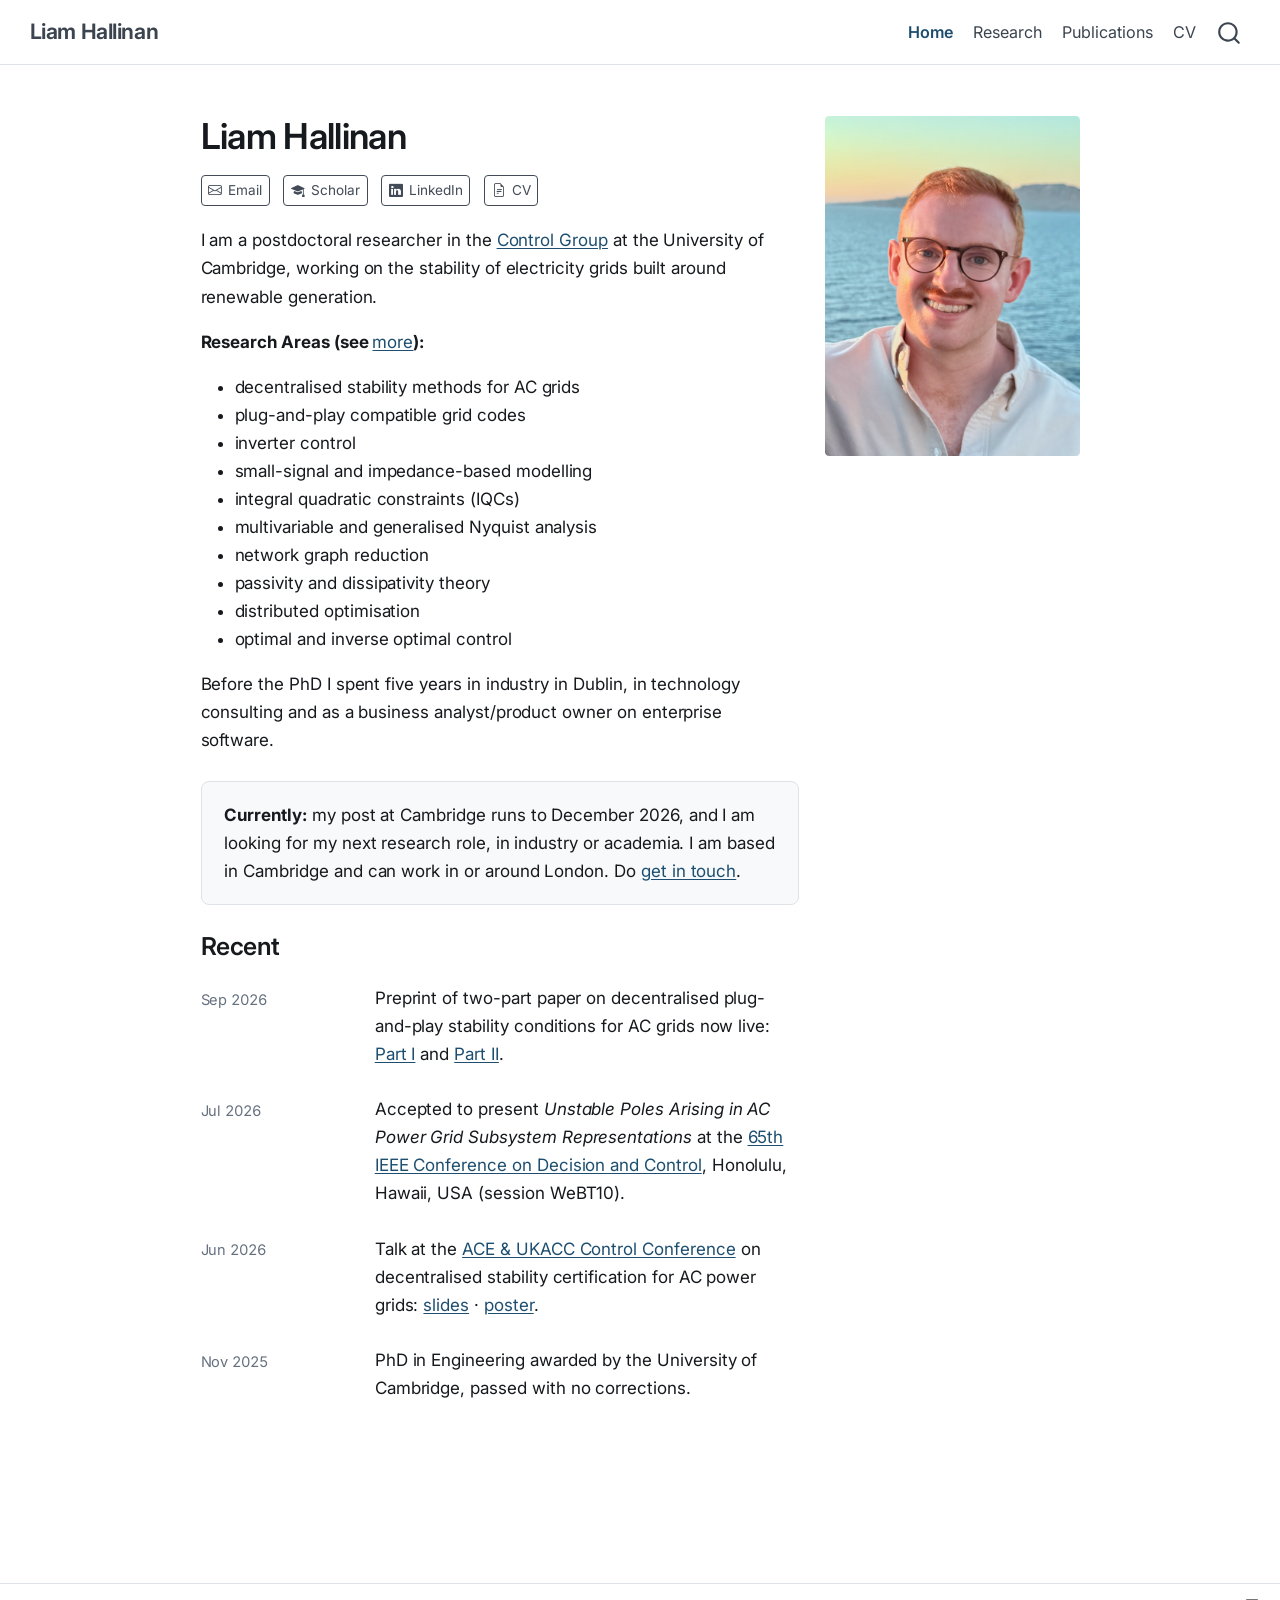
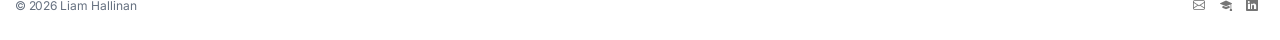
<file: index.html>
<!DOCTYPE html>
<html xmlns="http://www.w3.org/1999/xhtml" lang="en" xml:lang="en"><head>

<meta charset="utf-8">
<meta name="generator" content="quarto-1.10.18">

<meta name="viewport" content="width=device-width, initial-scale=1.0, user-scalable=yes">

<meta name="description" content="Postdoctoral researcher in the Control Group, University of Cambridge. Decentralised stability analysis and control of inverter-based power grids.">

<title>Liam Hallinan</title>
<style>
/* Default styles provided by pandoc.
** See https://pandoc.org/MANUAL.html#variables-for-html for config info.
*/
span.smallcaps{font-variant: small-caps;}
div.columns{display: flex; gap: 1.5em;}
div.column{flex: auto;}
@media screen {
div.columns{gap: min(4vw, 1.5em);}
div.column{overflow-x: auto;}
}
div.hanging-indent{margin-left: 1.5em; text-indent: -1.5em;}
ul.task-list{list-style: none;}
ul.task-list li input[type="checkbox"] {
  width: 0.8em;
  margin: 0 0.8em 0.2em -1em; /* quarto-specific, see https://github.com/quarto-dev/quarto-cli/issues/4556 */ 
  vertical-align: middle;
}
</style>


<script src="site_libs/quarto-nav/quarto-nav.js"></script>
<script src="site_libs/quarto-nav/headroom.min.js"></script>
<script src="site_libs/clipboard/clipboard.min.js"></script>
<script src="site_libs/quarto-search/autocomplete.umd.js"></script>
<script src="site_libs/quarto-search/fuse.min.js"></script>
<script src="site_libs/quarto-search/quarto-search.js"></script>
<meta name="quarto:offset" content="./">
<script src="site_libs/quarto-html/quarto.js" type="module"></script>
<script src="site_libs/quarto-html/tabsets/tabsets.js" type="module"></script>
<script src="site_libs/quarto-html/popper.min.js"></script>
<script src="site_libs/quarto-html/tippy.umd.min.js"></script>
<link href="site_libs/quarto-html/tippy.css" rel="stylesheet">
<link href="site_libs/quarto-html/quarto-syntax-highlighting-64a204ab8560d761af7679ceaba22944.css" rel="stylesheet" id="quarto-text-highlighting-styles">
<script src="site_libs/bootstrap/bootstrap.min.js"></script>
<link href="site_libs/bootstrap/bootstrap-icons.css" rel="stylesheet">
<link href="site_libs/bootstrap/bootstrap-bdac450d1b5314b53dae962c248bb77f.min.css" rel="stylesheet" append-hash="true" id="quarto-bootstrap" data-mode="light">
<script id="quarto-search-options" type="application/json">{
  "location": "navbar",
  "copy-button": false,
  "collapse-after": 3,
  "panel-placement": "end",
  "type": "overlay",
  "limit": 50,
  "keyboard-shortcut": [
    "f",
    "/",
    "s"
  ],
  "show-item-context": false,
  "language": {
    "search-no-results-text": "No results",
    "search-matching-documents-text": "matching documents",
    "search-copy-link-title": "Copy link to search",
    "search-hide-matches-text": "Hide additional matches",
    "search-more-match-text": "more match in this document",
    "search-more-matches-text": "more matches in this document",
    "search-clear-button-title": "Clear",
    "search-text-placeholder": "",
    "search-detached-cancel-button-title": "Cancel",
    "search-submit-button-title": "Submit",
    "search-label": "Search"
  }
}</script>


<link rel="stylesheet" href="styles.css">
<meta property="og:title" content="Liam Hallinan">
<meta property="og:description" content="Postdoctoral researcher in the Control Group, University of Cambridge. Decentralised stability analysis and control of inverter-based power grids.">
<meta property="og:site_name" content="Liam Hallinan">
</head>

<body class="nav-fixed fullcontent quarto-light">

<div id="quarto-search-results"></div>
  <header id="quarto-header" class="headroom fixed-top">
    <nav class="navbar navbar-expand-lg " data-bs-theme="dark">
      <div class="navbar-container container-fluid">
      <div class="navbar-brand-container mx-auto">
    <a class="navbar-brand" href="./index.html">
    <span class="navbar-title">Liam Hallinan</span>
    </a>
  </div>
            <div id="quarto-search" class="" title="Search"></div>
          <button class="navbar-toggler" type="button" data-bs-toggle="collapse" data-bs-target="#navbarCollapse" aria-controls="navbarCollapse" role="menu" aria-expanded="false" aria-label="Toggle navigation" onclick="if (window.quartoToggleHeadroom) { window.quartoToggleHeadroom(); }">
  <span class="navbar-toggler-icon"></span>
</button>
          <div class="collapse navbar-collapse" id="navbarCollapse">
            <ul class="navbar-nav navbar-nav-scroll ms-auto">
  <li class="nav-item">
    <a class="nav-link active" href="./index.html" aria-current="page"> 
<span class="menu-text">Home</span></a>
  </li>  
  <li class="nav-item">
    <a class="nav-link" href="./research.html"> 
<span class="menu-text">Research</span></a>
  </li>  
  <li class="nav-item">
    <a class="nav-link" href="./publications.html"> 
<span class="menu-text">Publications</span></a>
  </li>  
  <li class="nav-item">
    <a class="nav-link" href="./cv.html"> 
<span class="menu-text">CV</span></a>
  </li>  
</ul>
          </div> <!-- /navcollapse -->
            <div class="quarto-navbar-tools">
</div>
      </div> <!-- /container-fluid -->
    </nav>
</header>
<!-- content -->
<div id="quarto-content" class="quarto-container page-columns page-rows-contents page-layout-article page-navbar">
<!-- sidebar -->
<!-- margin-sidebar -->
    
<!-- main -->
<div class="quarto-about-solana column-body">
  <div class="about-entity">
    <div class="entity-contents">
      <header id="title-block-header" class="quarto-title-block default">
<div class="quarto-title">
<h1 class="title">Liam Hallinan</h1>
</div>
<div class="quarto-title-meta">
  </div>
</header> <div class="about-links">
  <a href="mailto:lh706@cam.ac.uk" class="about-link" rel="" target="">
    <i class="bi bi-envelope"></i>
     <span class="about-link-text">Email</span>
  </a>
  <a href="https://scholar.google.com/citations?user=LmZyKIIAAAAJ&amp;hl=en" class="about-link" rel="" target="">
    <i class="bi bi-mortarboard-fill"></i>
     <span class="about-link-text">Scholar</span>
  </a>
  <a href="https://www.linkedin.com/in/liam-hallinan-cambridge/" class="about-link" rel="" target="">
    <i class="bi bi-linkedin"></i>
     <span class="about-link-text">LinkedIn</span>
  </a>
  <a href="/cv.html" class="about-link" rel="" target="">
    <i class="bi bi-file-earmark-text"></i>
     <span class="about-link-text">CV</span>
  </a>
</div>
      <div class="about-contents"><main class="content" id="quarto-document-content">
<p>I am a postdoctoral researcher in the <a href="https://www.eng.cam.ac.uk/research/academic-divisions/information-engineering/research-groups/control-group">Control Group</a> at the University of Cambridge, working on the stability of electricity grids built around renewable generation.</p>
<p><strong>Research Areas (see <a href="./research.html">more</a>):</strong></p>
<ul>
<li>decentralised stability methods for AC grids</li>
<li>plug-and-play compatible grid codes</li>
<li>inverter control</li>
<li>small-signal and impedance-based modelling</li>
<li>integral quadratic constraints (IQCs)</li>
<li>multivariable and generalised Nyquist analysis</li>
<li>network graph reduction</li>
<li>passivity and dissipativity theory</li>
<li>distributed optimisation</li>
<li>optimal and inverse optimal control</li>
</ul>
<p>Before the PhD I spent five years in industry in Dublin, in technology consulting and as a business analyst/product owner on enterprise software.</p>
<div class="panel">
<p><strong>Currently:</strong> my post at Cambridge runs to December 2026, and I am looking for my next research role, in industry or academia. I am based in Cambridge and can work in or around London. Do <a href="mailto:lh706@cam.ac.uk">get in touch</a>.</p>
</div>
<section id="recent" class="level2">
<h2 data-anchor-id="recent">Recent</h2>
<!-- ::: {.cv-item}
::: {.cv-when}
Dec 2026
:::
::: {.cv-what}
Presenting *Unstable Poles Arising in AC Power Grid Subsystem Representations* at the [65th IEEE Conference on Decision and Control](https://cdc2026.ieeecss.org/), Honolulu, Hawaii, USA (session WeBT10).
:::
::: -->
<!-- ::: {.cv-item}
::: {.cv-when}
Oct 2026
:::
::: {.cv-what}
Presenting *Decentralised Plug-and-Play Stability Conditions for AC Grids* at the internal Information Engineering (Div F) conference.
:::
::: -->
<div class="cv-item">
<div class="cv-when">
<p>Sep 2026</p>
</div>
<div class="cv-what">
<p>Preprint of two-part paper on decentralised plug-and-play stability conditions for AC grids now live: <a href="https://doi.org/10.48550/arXiv.2609.07315">Part I</a> and <a href="https://doi.org/10.48550/arXiv.2609.07331">Part II</a>.</p>
</div>
</div>
<div class="cv-item">
<div class="cv-when">
<p>Jul 2026</p>
</div>
<div class="cv-what">
<p>Accepted to present <em>Unstable Poles Arising in AC Power Grid Subsystem Representations</em> at the <a href="https://cdc2026.ieeecss.org/">65th IEEE Conference on Decision and Control</a>, Honolulu, Hawaii, USA (session WeBT10).</p>
</div>
</div>
<div class="cv-item">
<div class="cv-when">
<p>Jun 2026</p>
</div>
<div class="cv-what">
<p>Talk at the <a href="https://control2026.ukcontrol.org/">ACE &amp; UKACC Control Conference</a> on decentralised stability certification for AC power grids: <a href="./assets/ukacc2026_slides_final.pdf">slides</a> · <a href="./assets/ukacc2026_poster_final.pdf">poster</a>.</p>
</div>
</div>
<div class="cv-item">
<div class="cv-when">
<p>Nov 2025</p>
</div>
<div class="cv-what">
<p>PhD in Engineering awarded by the University of Cambridge, passed with no corrections.</p>
</div>
</div>


</section>
</main></div>
    </div>
    <img src="images/profile.jpg" class="about-image
  rounded " style="width: 15em;">
  </div>
</div>
 <!-- /main -->
<script id="quarto-html-after-body" type="application/javascript">
  window.document.addEventListener("DOMContentLoaded", function (event) {
    const isCodeAnnotation = (el) => {
      for (const clz of el.classList) {
        if (clz.startsWith('code-annotation-')) {                     
          return true;
        }
      }
      return false;
    }
    const onCopySuccess = function(e) {
      // button target
      const button = e.trigger;
      // don't keep focus
      button.blur();
      // flash "checked"
      button.classList.add('code-copy-button-checked');
      var currentTitle = button.getAttribute("title");
      button.setAttribute("title", "Copied!");
      let tooltip;
      if (window.bootstrap) {
        button.setAttribute("data-bs-toggle", "tooltip");
        button.setAttribute("data-bs-placement", "left");
        button.setAttribute("data-bs-title", "Copied!");
        tooltip = new bootstrap.Tooltip(button, 
          { trigger: "manual", 
            customClass: "code-copy-button-tooltip",
            offset: [0, -8]});
        tooltip.show();    
      }
      setTimeout(function() {
        if (tooltip) {
          tooltip.hide();
          button.removeAttribute("data-bs-title");
          button.removeAttribute("data-bs-toggle");
          button.removeAttribute("data-bs-placement");
        }
        button.setAttribute("title", currentTitle);
        button.classList.remove('code-copy-button-checked');
      }, 1000);
      // clear code selection
      e.clearSelection();
    }
    const getTextToCopy = function(trigger) {
      const outerScaffold = trigger.parentElement.cloneNode(true);
      const codeEl = outerScaffold.querySelector('code');
      for (const childEl of codeEl.children) {
        if (isCodeAnnotation(childEl)) {
          childEl.remove();
        }
      }
      return codeEl.innerText;
    }
    const clipboard = new window.ClipboardJS('.code-copy-button:not([data-in-quarto-modal])', {
      text: getTextToCopy
    });
    clipboard.on('success', onCopySuccess);
    if (window.document.getElementById('quarto-embedded-source-code-modal')) {
      const clipboardModal = new window.ClipboardJS('.code-copy-button[data-in-quarto-modal]', {
        text: getTextToCopy,
        container: window.document.getElementById('quarto-embedded-source-code-modal')
      });
      clipboardModal.on('success', onCopySuccess);
    }
      var localhostRegex = new RegExp(/^(?:http|https):\/\/localhost\:?[0-9]*\//);
      var mailtoRegex = new RegExp(/^mailto:/);
        var filterRegex = new RegExp("https:\/\/liamhallinan5\.github\.io");
      var isInternal = (href) => {
          return filterRegex.test(href) || localhostRegex.test(href) || mailtoRegex.test(href);
      }
      // Inspect non-navigation links and adorn them if external
     var links = window.document.querySelectorAll('a[href]:not(.nav-link):not(.navbar-brand):not(.toc-action):not(.sidebar-link):not(.sidebar-item-toggle):not(.pagination-link):not(.no-external):not([aria-hidden]):not(.dropdown-item):not(.quarto-navigation-tool):not(.about-link)');
      for (var i=0; i<links.length; i++) {
        const link = links[i];
        if (!isInternal(link.href)) {
          // undo the damage that might have been done by quarto-nav.js in the case of
          // links that we want to consider external
          if (link.dataset.originalHref !== undefined) {
            link.href = link.dataset.originalHref;
          }
            // target, if specified
            link.setAttribute("target", "_blank");
            if (link.getAttribute("rel") === null) {
              link.setAttribute("rel", "noopener");
            }
        }
      }
    function tippyHover(el, contentFn, onTriggerFn, onUntriggerFn) {
      const config = {
        allowHTML: true,
        maxWidth: 500,
        delay: 100,
        arrow: false,
        appendTo: function(el) {
            return el.parentElement;
        },
        interactive: true,
        interactiveBorder: 10,
        theme: 'quarto',
        placement: 'bottom-start',
      };
      if (contentFn) {
        config.content = contentFn;
      }
      if (onTriggerFn) {
        config.onTrigger = onTriggerFn;
      }
      if (onUntriggerFn) {
        config.onUntrigger = onUntriggerFn;
      }
      window.tippy(el, config); 
    }
    const noterefs = window.document.querySelectorAll('a[role="doc-noteref"]');
    for (var i=0; i<noterefs.length; i++) {
      const ref = noterefs[i];
      tippyHover(ref, function() {
        // use id or data attribute instead here
        let href = ref.getAttribute('data-footnote-href') || ref.getAttribute('href');
        try { href = new URL(href).hash; } catch {}
        const id = href.replace(/^#\/?/, "");
        const note = window.document.getElementById(id);
        if (note) {
          return note.innerHTML;
        } else {
          return "";
        }
      });
    }
    const xrefs = window.document.querySelectorAll('a.quarto-xref');
    const processXRef = (id, note) => {
      // Strip column container classes
      const stripColumnClz = (el) => {
        el.classList.remove("page-full", "page-columns");
        if (el.children) {
          for (const child of el.children) {
            stripColumnClz(child);
          }
        }
      }
      stripColumnClz(note)
      if (id === null || id.startsWith('sec-')) {
        // Special case sections, only their first couple elements
        const container = document.createElement("div");
        if (note.children && note.children.length > 2) {
          container.appendChild(note.children[0].cloneNode(true));
          for (let i = 1; i < note.children.length; i++) {
            const child = note.children[i];
            if (child.tagName === "P" && child.innerText === "") {
              continue;
            } else {
              container.appendChild(child.cloneNode(true));
              break;
            }
          }
          if (window.Quarto?.typesetMath) {
            window.Quarto.typesetMath(container);
          }
          return container.innerHTML
        } else {
          if (window.Quarto?.typesetMath) {
            window.Quarto.typesetMath(note);
          }
          return note.innerHTML;
        }
      } else {
        // Remove any anchor links if they are present
        const anchorLink = note.querySelector('a.anchorjs-link');
        if (anchorLink) {
          anchorLink.remove();
        }
        if (window.Quarto?.typesetMath) {
          window.Quarto.typesetMath(note);
        }
        if (note.classList.contains("callout")) {
          return note.outerHTML;
        } else {
          return note.innerHTML;
        }
      }
    }
    for (var i=0; i<xrefs.length; i++) {
      const xref = xrefs[i];
      tippyHover(xref, undefined, function(instance) {
        instance.disable();
        let url = xref.getAttribute('href');
        let hash = undefined; 
        if (url.startsWith('#')) {
          hash = url;
        } else {
          try { hash = new URL(url).hash; } catch {}
        }
        if (hash) {
          const id = hash.replace(/^#\/?/, "");
          const note = window.document.getElementById(id);
          if (note !== null) {
            try {
              const html = processXRef(id, note.cloneNode(true));
              instance.setContent(html);
            } finally {
              instance.enable();
              instance.show();
            }
          } else {
            // See if we can fetch this
            fetch(url.split('#')[0])
            .then(res => res.text())
            .then(html => {
              const parser = new DOMParser();
              const htmlDoc = parser.parseFromString(html, "text/html");
              const note = htmlDoc.getElementById(id);
              if (note !== null) {
                const html = processXRef(id, note);
                instance.setContent(html);
              } 
            }).finally(() => {
              instance.enable();
              instance.show();
            });
          }
        } else {
          // See if we can fetch a full url (with no hash to target)
          // This is a special case and we should probably do some content thinning / targeting
          fetch(url)
          .then(res => res.text())
          .then(html => {
            const parser = new DOMParser();
            const htmlDoc = parser.parseFromString(html, "text/html");
            const note = htmlDoc.querySelector('main.content');
            if (note !== null) {
              // This should only happen for chapter cross references
              // (since there is no id in the URL)
              // remove the first header
              if (note.children.length > 0 && note.children[0].tagName === "HEADER") {
                note.children[0].remove();
              }
              const html = processXRef(null, note);
              instance.setContent(html);
            } 
          }).finally(() => {
            instance.enable();
            instance.show();
          });
        }
      }, function(instance) {
      });
    }
        let selectedAnnoteEl;
        const selectorForAnnotation = ( cell, annotation) => {
          let cellAttr = 'data-code-cell="' + cell + '"';
          let lineAttr = 'data-code-annotation="' +  annotation + '"';
          const selector = 'span[' + cellAttr + '][' + lineAttr + ']';
          return selector;
        }
        const selectCodeLines = (annoteEl) => {
          const doc = window.document;
          const targetCell = annoteEl.getAttribute("data-target-cell");
          const targetAnnotation = annoteEl.getAttribute("data-target-annotation");
          const annoteSpan = window.document.querySelector(selectorForAnnotation(targetCell, targetAnnotation));
          const lines = annoteSpan.getAttribute("data-code-lines").split(",");
          const lineIds = lines.map((line) => {
            return targetCell + "-" + line;
          })
          let top = null;
          let height = null;
          let parent = null;
          if (lineIds.length > 0) {
              //compute the position of the single el (top and bottom and make a div)
              const el = window.document.getElementById(lineIds[0]);
              top = el.offsetTop;
              height = el.offsetHeight;
              parent = el.parentElement.parentElement;
            if (lineIds.length > 1) {
              const lastEl = window.document.getElementById(lineIds[lineIds.length - 1]);
              const bottom = lastEl.offsetTop + lastEl.offsetHeight;
              height = bottom - top;
            }
            if (top !== null && height !== null && parent !== null) {
              // cook up a div (if necessary) and position it 
              let div = window.document.getElementById("code-annotation-line-highlight");
              if (div === null) {
                div = window.document.createElement("div");
                div.setAttribute("id", "code-annotation-line-highlight");
                div.style.position = 'absolute';
                parent.appendChild(div);
              }
              div.style.top = top - 2 + "px";
              div.style.height = height + 4 + "px";
              div.style.left = 0;
              let gutterDiv = window.document.getElementById("code-annotation-line-highlight-gutter");
              if (gutterDiv === null) {
                gutterDiv = window.document.createElement("div");
                gutterDiv.setAttribute("id", "code-annotation-line-highlight-gutter");
                gutterDiv.style.position = 'absolute';
                const codeCell = window.document.getElementById(targetCell);
                const gutter = codeCell.querySelector('.code-annotation-gutter');
                gutter.appendChild(gutterDiv);
              }
              gutterDiv.style.top = top - 2 + "px";
              gutterDiv.style.height = height + 4 + "px";
            }
            selectedAnnoteEl = annoteEl;
          }
        };
        const unselectCodeLines = () => {
          const elementsIds = ["code-annotation-line-highlight", "code-annotation-line-highlight-gutter"];
          elementsIds.forEach((elId) => {
            const div = window.document.getElementById(elId);
            if (div) {
              div.remove();
            }
          });
          selectedAnnoteEl = undefined;
        };
          // Handle positioning of the toggle
      window.addEventListener(
        "resize",
        throttle(() => {
          elRect = undefined;
          if (selectedAnnoteEl) {
            selectCodeLines(selectedAnnoteEl);
          }
        }, 10)
      );
      function throttle(fn, ms) {
      let throttle = false;
      let timer;
        return (...args) => {
          if(!throttle) { // first call gets through
              fn.apply(this, args);
              throttle = true;
          } else { // all the others get throttled
              if(timer) clearTimeout(timer); // cancel #2
              timer = setTimeout(() => {
                fn.apply(this, args);
                timer = throttle = false;
              }, ms);
          }
        };
      }
        // Attach click handler to the DT
        const annoteDls = window.document.querySelectorAll('dt[data-target-cell]');
        for (const annoteDlNode of annoteDls) {
          annoteDlNode.addEventListener('click', (event) => {
            const clickedEl = event.target;
            if (clickedEl !== selectedAnnoteEl) {
              unselectCodeLines();
              const activeEl = window.document.querySelector('dt[data-target-cell].code-annotation-active');
              if (activeEl) {
                activeEl.classList.remove('code-annotation-active');
              }
              selectCodeLines(clickedEl);
              clickedEl.classList.add('code-annotation-active');
            } else {
              // Unselect the line
              unselectCodeLines();
              clickedEl.classList.remove('code-annotation-active');
            }
          });
        }
    const findCites = (el) => {
      const parentEl = el.parentElement;
      if (parentEl) {
        const cites = parentEl.dataset.cites;
        if (cites) {
          return {
            el,
            cites: cites.split(' ')
          };
        } else {
          return findCites(el.parentElement)
        }
      } else {
        return undefined;
      }
    };
    var bibliorefs = window.document.querySelectorAll('a[role="doc-biblioref"]');
    for (var i=0; i<bibliorefs.length; i++) {
      const ref = bibliorefs[i];
      const citeInfo = findCites(ref);
      if (citeInfo) {
        tippyHover(citeInfo.el, function() {
          var popup = window.document.createElement('div');
          citeInfo.cites.forEach(function(cite) {
            var citeDiv = window.document.createElement('div');
            citeDiv.classList.add('hanging-indent');
            citeDiv.classList.add('csl-entry');
            var biblioDiv = window.document.getElementById('ref-' + cite);
            if (biblioDiv) {
              citeDiv.innerHTML = biblioDiv.innerHTML;
            }
            popup.appendChild(citeDiv);
          });
          return popup.innerHTML;
        });
      }
    }
  });
  </script>
</div> <!-- /content -->
<footer class="footer">
  <div class="nav-footer">
    <div class="nav-footer-left">
<p>© 2026 Liam Hallinan</p>
</div>   
    <div class="nav-footer-center">
      &nbsp;
    </div>
    <div class="nav-footer-right">
      <ul class="footer-items list-unstyled">
    <li class="nav-item compact">
    <a class="nav-link" href="mailto:lh706@cam.ac.uk">
      <i class="bi bi-envelope" role="img" aria-label="Email">
</i> 
    </a>
  </li>  
    <li class="nav-item compact">
    <a class="nav-link" href="https://scholar.google.com/citations?user=LmZyKIIAAAAJ&amp;hl=en">
      <i class="bi bi-mortarboard-fill" role="img" aria-label="Google Scholar">
</i> 
    </a>
  </li>  
    <li class="nav-item compact">
    <a class="nav-link" href="https://www.linkedin.com/in/liam-hallinan-cambridge/">
      <i class="bi bi-linkedin" role="img" aria-label="LinkedIn">
</i> 
    </a>
  </li>  
</ul>
    </div>
  </div>
</footer>




</body></html>
</file>
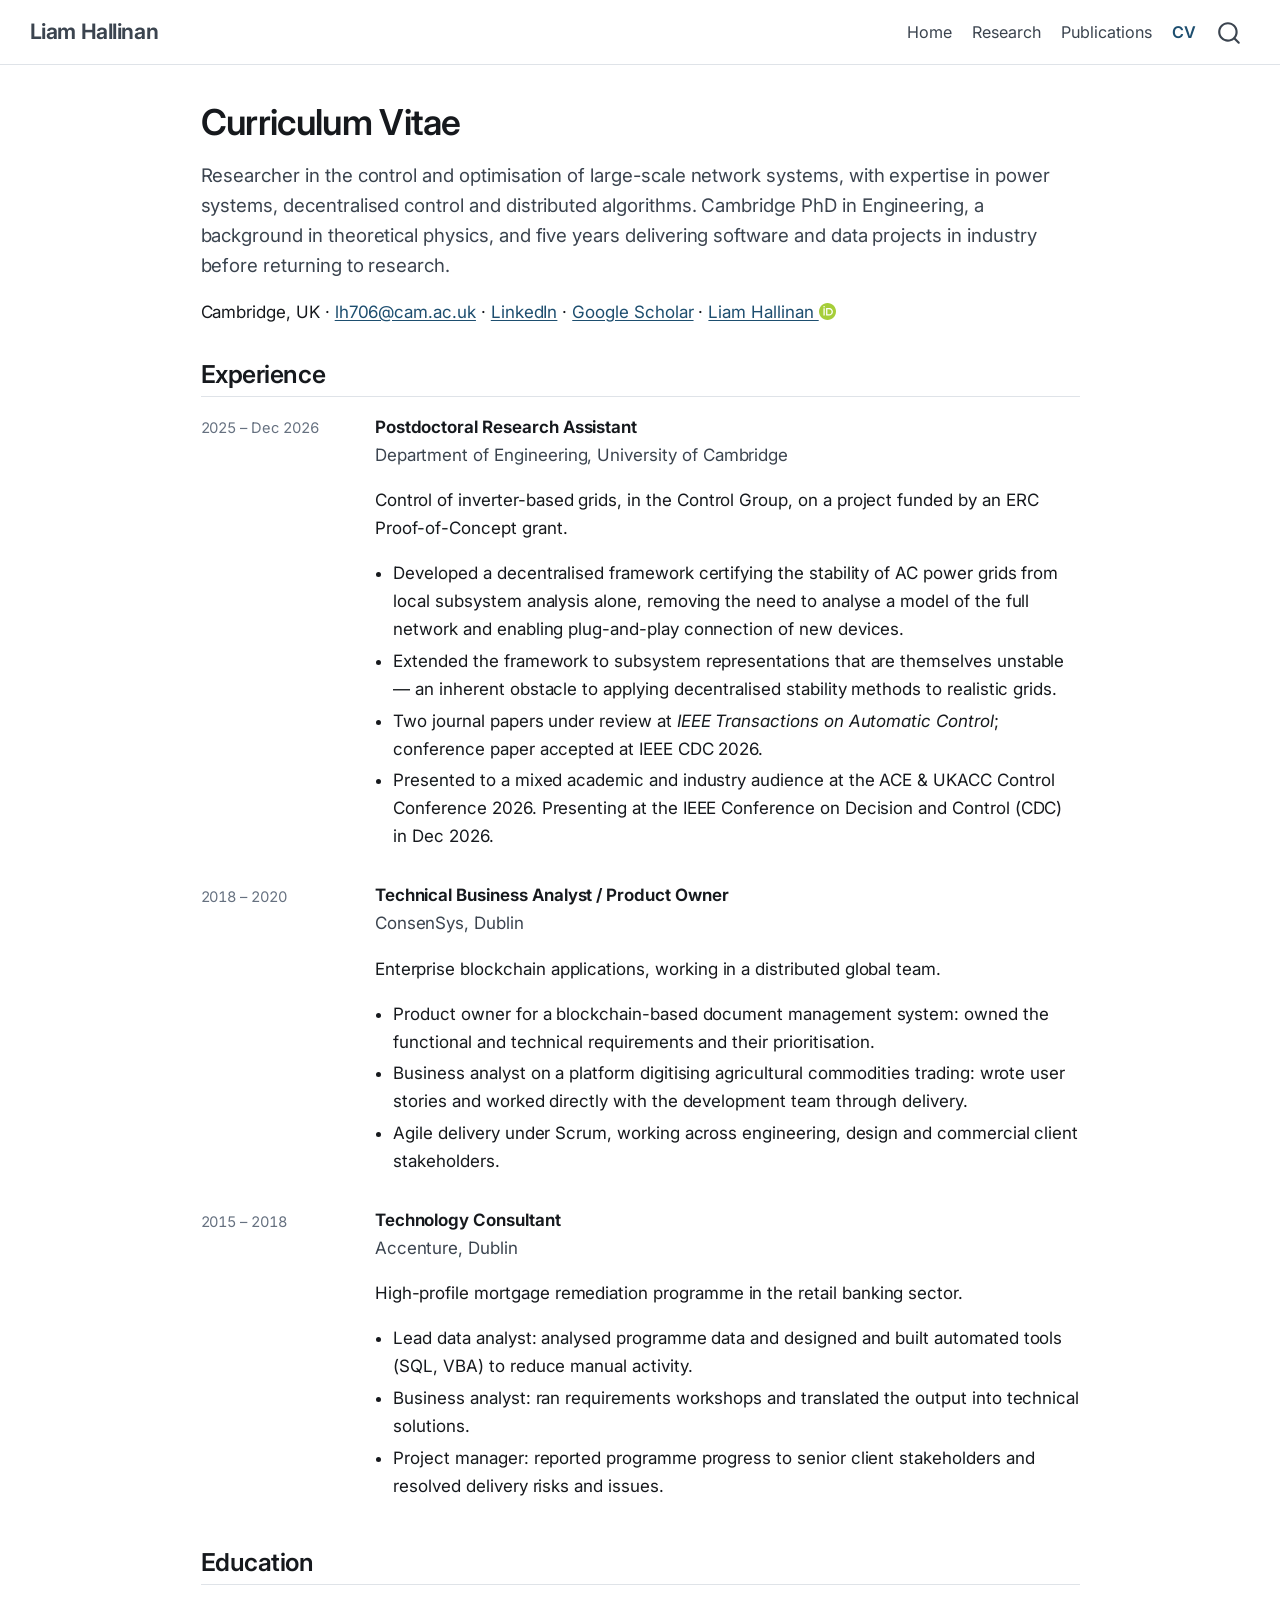
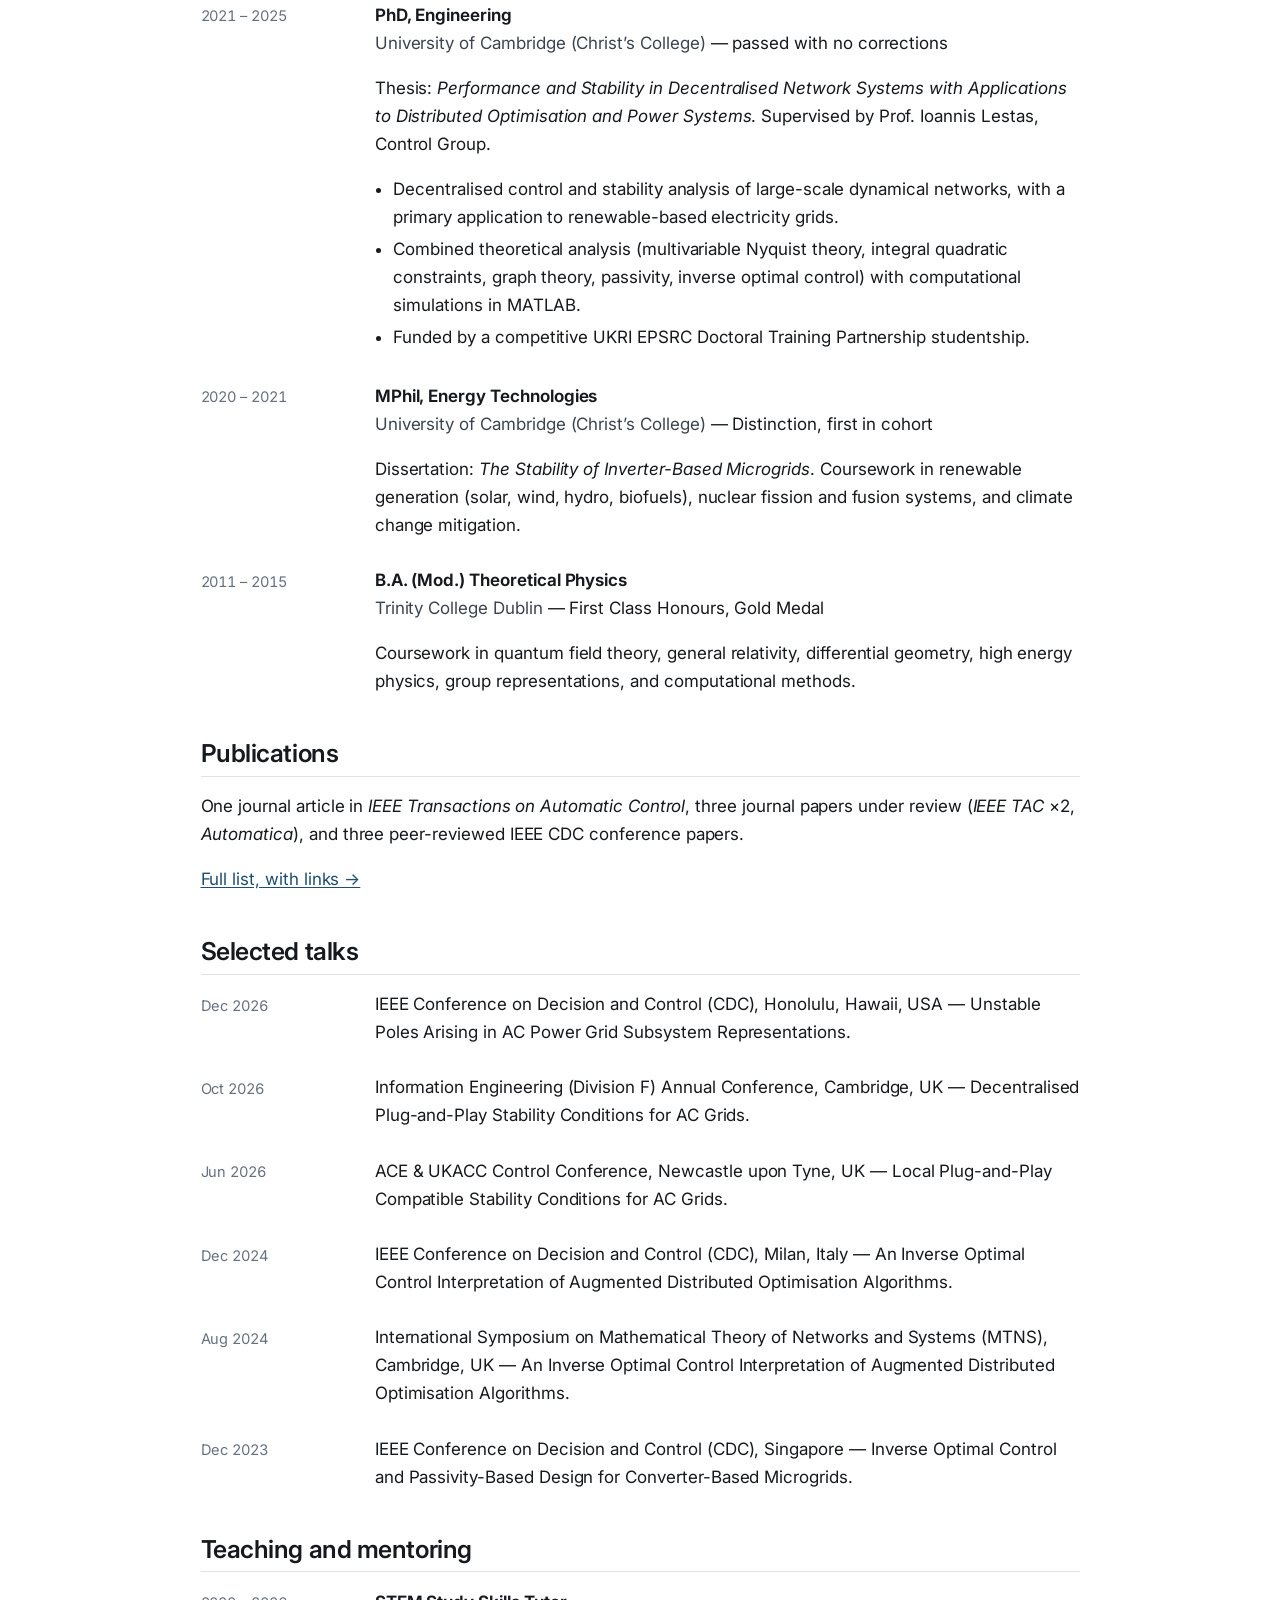
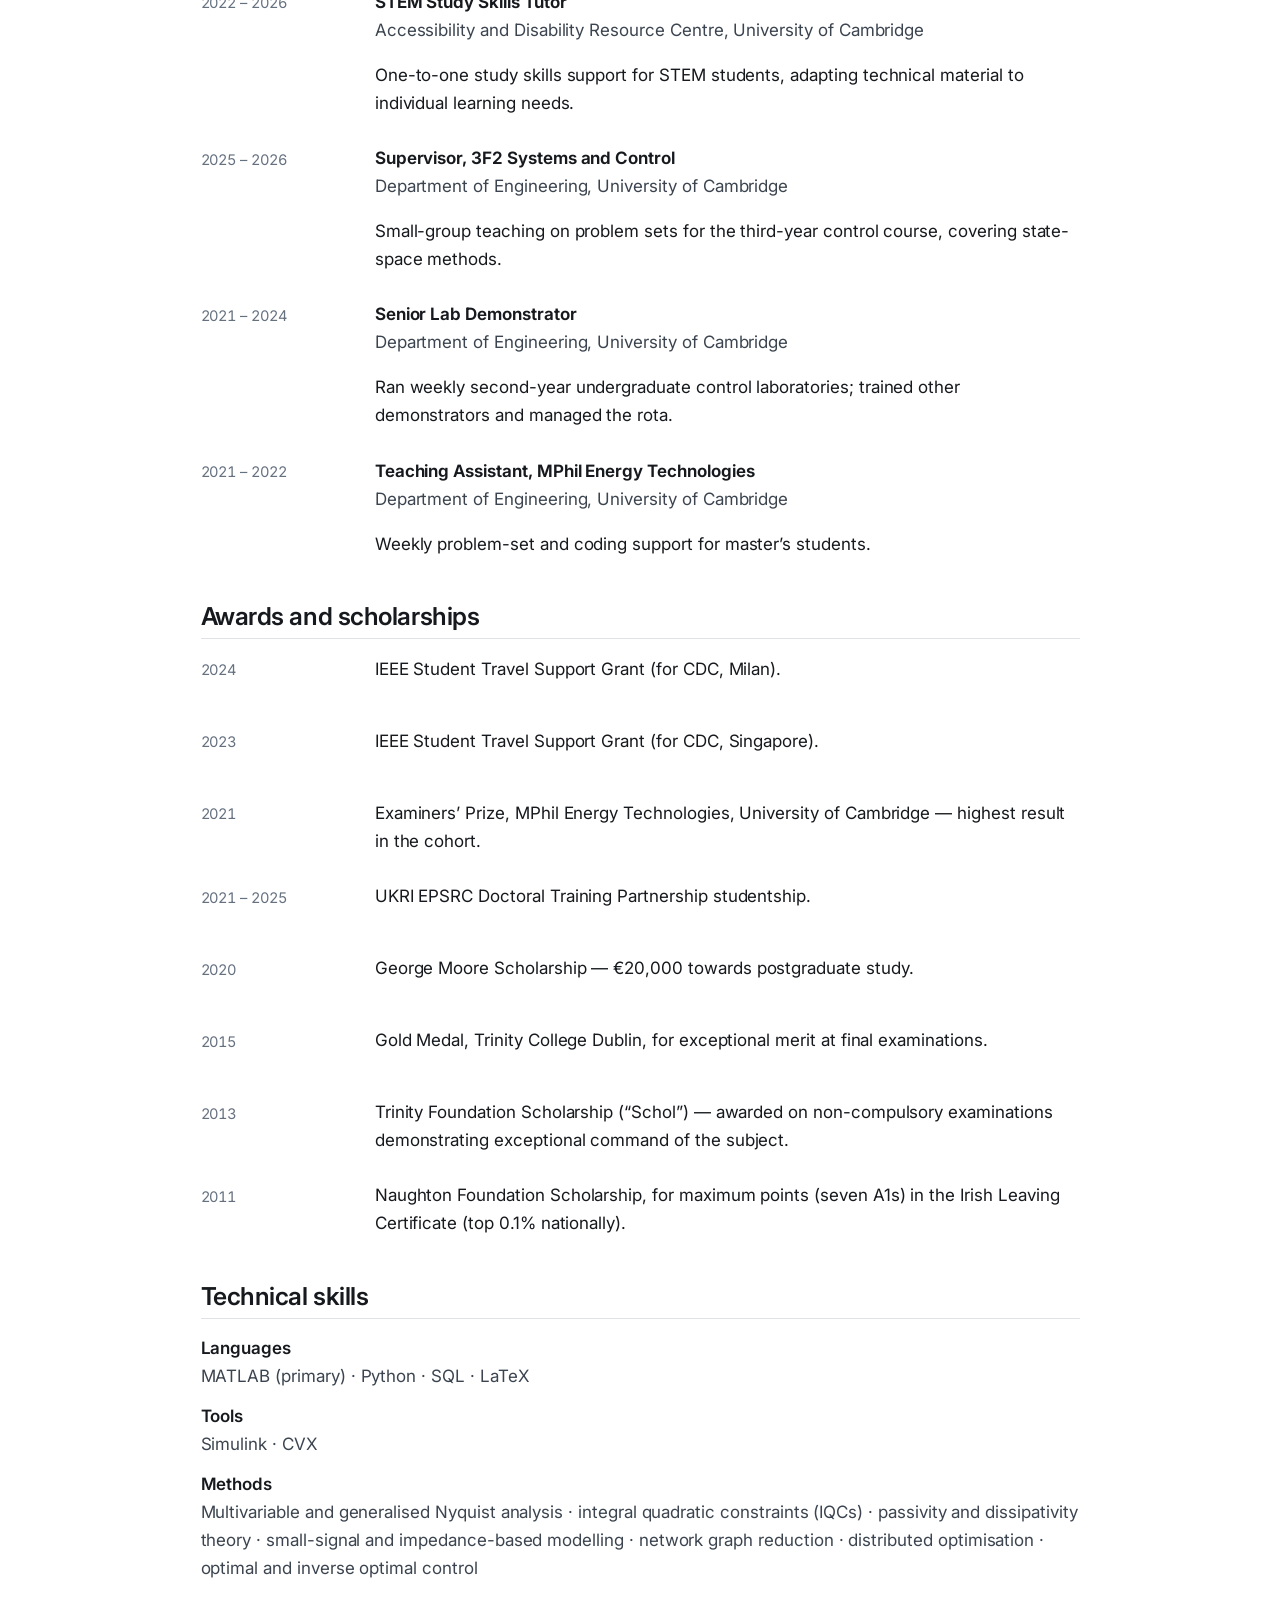
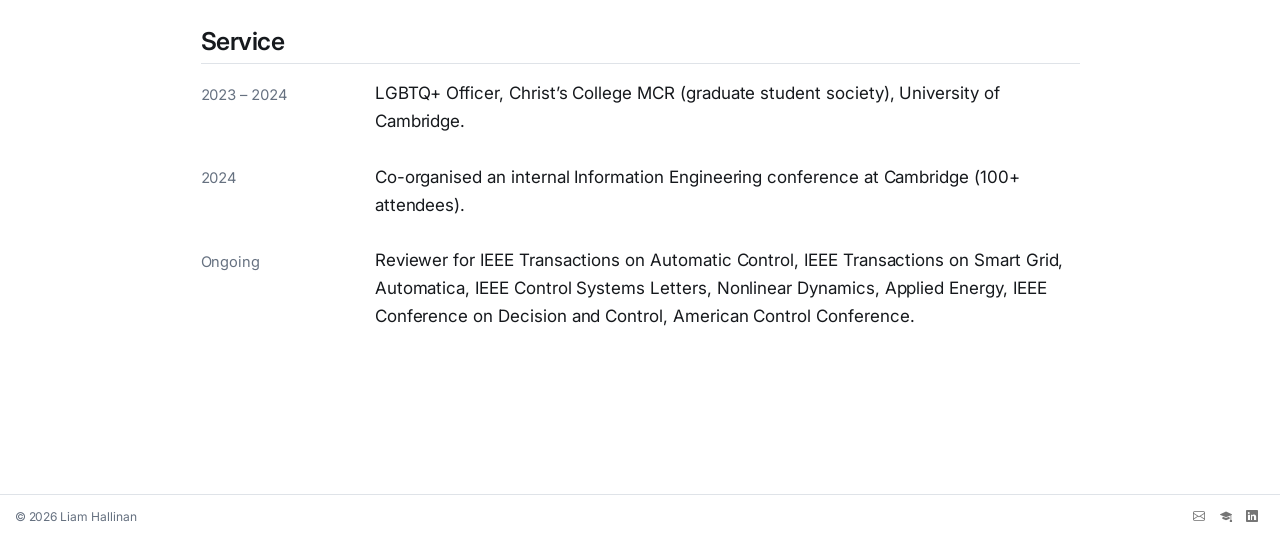
<file: cv.html>
<!DOCTYPE html>
<html xmlns="http://www.w3.org/1999/xhtml" lang="en" xml:lang="en"><head>

<meta charset="utf-8">
<meta name="generator" content="quarto-1.10.18">

<meta name="viewport" content="width=device-width, initial-scale=1.0, user-scalable=yes">

<meta name="description" content="CV of Liam Hallinan: control theory, power systems, decentralised stability analysis.">

<title>CV — Liam Hallinan – Liam Hallinan</title>
<style>
/* Default styles provided by pandoc.
** See https://pandoc.org/MANUAL.html#variables-for-html for config info.
*/
span.smallcaps{font-variant: small-caps;}
div.columns{display: flex; gap: 1.5em;}
div.column{flex: auto;}
@media screen {
div.columns{gap: min(4vw, 1.5em);}
div.column{overflow-x: auto;}
}
div.hanging-indent{margin-left: 1.5em; text-indent: -1.5em;}
ul.task-list{list-style: none;}
ul.task-list li input[type="checkbox"] {
  width: 0.8em;
  margin: 0 0.8em 0.2em -1em; /* quarto-specific, see https://github.com/quarto-dev/quarto-cli/issues/4556 */ 
  vertical-align: middle;
}
</style>


<script src="site_libs/quarto-nav/quarto-nav.js"></script>
<script src="site_libs/quarto-nav/headroom.min.js"></script>
<script src="site_libs/clipboard/clipboard.min.js"></script>
<script src="site_libs/quarto-search/autocomplete.umd.js"></script>
<script src="site_libs/quarto-search/fuse.min.js"></script>
<script src="site_libs/quarto-search/quarto-search.js"></script>
<meta name="quarto:offset" content="./">
<script src="site_libs/quarto-html/quarto.js" type="module"></script>
<script src="site_libs/quarto-html/tabsets/tabsets.js" type="module"></script>
<script src="site_libs/quarto-html/popper.min.js"></script>
<script src="site_libs/quarto-html/tippy.umd.min.js"></script>
<link href="site_libs/quarto-html/tippy.css" rel="stylesheet">
<link href="site_libs/quarto-html/quarto-syntax-highlighting-64a204ab8560d761af7679ceaba22944.css" rel="stylesheet" id="quarto-text-highlighting-styles">
<script src="site_libs/bootstrap/bootstrap.min.js"></script>
<link href="site_libs/bootstrap/bootstrap-icons.css" rel="stylesheet">
<link href="site_libs/bootstrap/bootstrap-bdac450d1b5314b53dae962c248bb77f.min.css" rel="stylesheet" append-hash="true" id="quarto-bootstrap" data-mode="light">
<script id="quarto-search-options" type="application/json">{
  "location": "navbar",
  "copy-button": false,
  "collapse-after": 3,
  "panel-placement": "end",
  "type": "overlay",
  "limit": 50,
  "keyboard-shortcut": [
    "f",
    "/",
    "s"
  ],
  "show-item-context": false,
  "language": {
    "search-no-results-text": "No results",
    "search-matching-documents-text": "matching documents",
    "search-copy-link-title": "Copy link to search",
    "search-hide-matches-text": "Hide additional matches",
    "search-more-match-text": "more match in this document",
    "search-more-matches-text": "more matches in this document",
    "search-clear-button-title": "Clear",
    "search-text-placeholder": "",
    "search-detached-cancel-button-title": "Cancel",
    "search-submit-button-title": "Submit",
    "search-label": "Search"
  }
}</script>


<link rel="stylesheet" href="styles.css">
<meta property="og:title" content="CV — Liam Hallinan">
<meta property="og:description" content="Postdoctoral researcher in the Control Group, University of Cambridge. Decentralised stability analysis and control of inverter-based power grids.">
<meta property="og:image" content="https://liamhallinan5.github.io/assets/orcid.svg">
<meta property="og:site_name" content="Liam Hallinan">
<meta property="og:image:alt" content="ORCID iD">
</head>

<body class="nav-fixed fullcontent quarto-light">

<div id="quarto-search-results"></div>
  <header id="quarto-header" class="headroom fixed-top">
    <nav class="navbar navbar-expand-lg " data-bs-theme="dark">
      <div class="navbar-container container-fluid">
      <div class="navbar-brand-container mx-auto">
    <a class="navbar-brand" href="./index.html">
    <span class="navbar-title">Liam Hallinan</span>
    </a>
  </div>
            <div id="quarto-search" class="" title="Search"></div>
          <button class="navbar-toggler" type="button" data-bs-toggle="collapse" data-bs-target="#navbarCollapse" aria-controls="navbarCollapse" role="menu" aria-expanded="false" aria-label="Toggle navigation" onclick="if (window.quartoToggleHeadroom) { window.quartoToggleHeadroom(); }">
  <span class="navbar-toggler-icon"></span>
</button>
          <div class="collapse navbar-collapse" id="navbarCollapse">
            <ul class="navbar-nav navbar-nav-scroll ms-auto">
  <li class="nav-item">
    <a class="nav-link" href="./index.html"> 
<span class="menu-text">Home</span></a>
  </li>  
  <li class="nav-item">
    <a class="nav-link" href="./research.html"> 
<span class="menu-text">Research</span></a>
  </li>  
  <li class="nav-item">
    <a class="nav-link" href="./publications.html"> 
<span class="menu-text">Publications</span></a>
  </li>  
  <li class="nav-item">
    <a class="nav-link active" href="./cv.html" aria-current="page"> 
<span class="menu-text">CV</span></a>
  </li>  
</ul>
          </div> <!-- /navcollapse -->
            <div class="quarto-navbar-tools">
</div>
      </div> <!-- /container-fluid -->
    </nav>
</header>
<!-- content -->
<div id="quarto-content" class="quarto-container page-columns page-rows-contents page-layout-article page-navbar">
<!-- sidebar -->
<!-- margin-sidebar -->
    
<!-- main -->
<main class="content" id="quarto-document-content">

<header id="title-block-header" class="quarto-title-block default">
<div class="quarto-title">
<h1 class="title">Curriculum Vitae</h1>
</div>



<div class="quarto-title-meta">

    
  
    
  </div>
  


</header>


<div class="lede">
<p>Researcher in the control and optimisation of large-scale network systems, with expertise in power systems, decentralised control and distributed algorithms. Cambridge PhD in Engineering, a background in theoretical physics, and five years delivering software and data projects in industry before returning to research.</p>
</div>
<p>Cambridge, UK · <a href="mailto:lh706@cam.ac.uk">lh706@cam.ac.uk</a> · <a href="https://www.linkedin.com/in/liam-hallinan-cambridge/">LinkedIn</a> · <a href="https://scholar.google.com/citations?user=LmZyKIIAAAAJ&amp;hl=en">Google Scholar</a> · <a href="https://orcid.org/0000-0002-0270-7486">Liam Hallinan <img src="./assets/orcid.svg" class="orcid-icon img-fluid" alt="ORCID iD"></a></p>
<!-- [Download PDF](cv.pdf){.cv-download} -->
<section id="experience" class="level2">
<h2 data-anchor-id="experience">Experience</h2>
<div class="cv-item">
<div class="cv-when">
<p>2025 – Dec 2026</p>
</div>
<div class="cv-what">
<p><span class="cv-role">Postdoctoral Research Assistant</span><br><span class="cv-org">Department of Engineering, University of Cambridge</span></p>
<p>Control of inverter-based grids, in the Control Group, on a project funded by an ERC Proof-of-Concept grant.</p>
<ul>
<li>Developed a decentralised framework certifying the stability of AC power grids from local subsystem analysis alone, removing the need to analyse a model of the full network and enabling plug-and-play connection of new devices.</li>
<li>Extended the framework to subsystem representations that are themselves unstable — an inherent obstacle to applying decentralised stability methods to realistic grids.</li>
<li>Two journal papers under review at <em>IEEE Transactions on Automatic Control</em>; conference paper accepted at IEEE CDC 2026.</li>
<li>Presented to a mixed academic and industry audience at the ACE &amp; UKACC Control Conference 2026. Presenting at the IEEE Conference on Decision and Control (CDC) in Dec 2026.</li>
</ul>
</div>
</div>
<div class="cv-item">
<div class="cv-when">
<p>2018 – 2020</p>
</div>
<div class="cv-what">
<p><span class="cv-role">Technical Business Analyst / Product Owner</span><br><span class="cv-org">ConsenSys, Dublin</span></p>
<p>Enterprise blockchain applications, working in a distributed global team.</p>
<ul>
<li>Product owner for a blockchain-based document management system: owned the functional and technical requirements and their prioritisation.</li>
<li>Business analyst on a platform digitising agricultural commodities trading: wrote user stories and worked directly with the development team through delivery.</li>
<li>Agile delivery under Scrum, working across engineering, design and commercial client stakeholders.</li>
</ul>
</div>
</div>
<div class="cv-item">
<div class="cv-when">
<p>2015 – 2018</p>
</div>
<div class="cv-what">
<p><span class="cv-role">Technology Consultant</span><br><span class="cv-org">Accenture, Dublin</span></p>
<p>High-profile mortgage remediation programme in the retail banking sector.</p>
<ul>
<li>Lead data analyst: analysed programme data and designed and built automated tools (SQL, VBA) to reduce manual activity.</li>
<li>Business analyst: ran requirements workshops and translated the output into technical solutions.</li>
<li>Project manager: reported programme progress to senior client stakeholders and resolved delivery risks and issues.</li>
</ul>
</div>
</div>
</section>
<section id="education" class="level2">
<h2 data-anchor-id="education">Education</h2>
<div class="cv-item">
<div class="cv-when">
<p>2021 – 2025</p>
</div>
<div class="cv-what">
<p><span class="cv-role">PhD, Engineering</span><br><span class="cv-org">University of Cambridge (Christ’s College)</span> — passed with no corrections</p>
<p>Thesis: <em>Performance and Stability in Decentralised Network Systems with Applications to Distributed Optimisation and Power Systems</em>. Supervised by Prof.&nbsp;Ioannis Lestas, Control Group.</p>
<ul>
<li>Decentralised control and stability analysis of large-scale dynamical networks, with a primary application to renewable-based electricity grids.</li>
<li>Combined theoretical analysis (multivariable Nyquist theory, integral quadratic constraints, graph theory, passivity, inverse optimal control) with computational simulations in MATLAB.</li>
<li>Funded by a competitive UKRI EPSRC Doctoral Training Partnership studentship.</li>
</ul>
</div>
</div>
<div class="cv-item">
<div class="cv-when">
<p>2020 – 2021</p>
</div>
<div class="cv-what">
<p><span class="cv-role">MPhil, Energy Technologies</span><br><span class="cv-org">University of Cambridge (Christ’s College)</span> — Distinction, first in cohort</p>
<p>Dissertation: <em>The Stability of Inverter-Based Microgrids</em>. Coursework in renewable generation (solar, wind, hydro, biofuels), nuclear fission and fusion systems, and climate change mitigation.</p>
</div>
</div>
<div class="cv-item">
<div class="cv-when">
<p>2011 – 2015</p>
</div>
<div class="cv-what">
<p><span class="cv-role">B.A. (Mod.) Theoretical Physics</span><br><span class="cv-org">Trinity College Dublin</span> — First Class Honours, Gold Medal</p>
<p>Coursework in quantum field theory, general relativity, differential geometry, high energy physics, group representations, and computational methods.</p>
</div>
</div>
</section>
<section id="publications" class="level2">
<h2 data-anchor-id="publications">Publications</h2>
<p>One journal article in <em>IEEE Transactions on Automatic Control</em>, three journal papers under review (<em>IEEE TAC</em> ×2, <em>Automatica</em>), and three peer-reviewed IEEE CDC conference papers.</p>
<p><a href="./publications.html">Full list, with links →</a></p>
</section>
<section id="selected-talks" class="level2">
<h2 data-anchor-id="selected-talks">Selected talks</h2>
<div class="cv-item">
<div class="cv-when">
<p>Dec 2026</p>
</div>
<div class="cv-what">
<p>IEEE Conference on Decision and Control (CDC), Honolulu, Hawaii, USA — Unstable Poles Arising in AC Power Grid Subsystem Representations.</p>
</div>
</div>
<div class="cv-item">
<div class="cv-when">
<p>Oct 2026</p>
</div>
<div class="cv-what">
<p>Information Engineering (Division F) Annual Conference, Cambridge, UK — Decentralised Plug-and-Play Stability Conditions for AC Grids.</p>
</div>
</div>
<div class="cv-item">
<div class="cv-when">
<p>Jun 2026</p>
</div>
<div class="cv-what">
<p>ACE &amp; UKACC Control Conference, Newcastle upon Tyne, UK — Local Plug-and-Play Compatible Stability Conditions for AC Grids.</p>
</div>
</div>
<div class="cv-item">
<div class="cv-when">
<p>Dec 2024</p>
</div>
<div class="cv-what">
<p>IEEE Conference on Decision and Control (CDC), Milan, Italy — An Inverse Optimal Control Interpretation of Augmented Distributed Optimisation Algorithms.</p>
</div>
</div>
<div class="cv-item">
<div class="cv-when">
<p>Aug 2024</p>
</div>
<div class="cv-what">
<p>International Symposium on Mathematical Theory of Networks and Systems (MTNS), Cambridge, UK — An Inverse Optimal Control Interpretation of Augmented Distributed Optimisation Algorithms.</p>
</div>
</div>
<div class="cv-item">
<div class="cv-when">
<p>Dec 2023</p>
</div>
<div class="cv-what">
<p>IEEE Conference on Decision and Control (CDC), Singapore — Inverse Optimal Control and Passivity-Based Design for Converter-Based Microgrids.</p>
</div>
</div>
</section>
<section id="teaching-and-mentoring" class="level2">
<h2 data-anchor-id="teaching-and-mentoring">Teaching and mentoring</h2>
<div class="cv-item">
<div class="cv-when">
<p>2022 – 2026</p>
</div>
<div class="cv-what">
<p><span class="cv-role">STEM Study Skills Tutor</span><br><span class="cv-org">Accessibility and Disability Resource Centre, University of Cambridge</span></p>
<p>One-to-one study skills support for STEM students, adapting technical material to individual learning needs.</p>
</div>
</div>
<div class="cv-item">
<div class="cv-when">
<p>2025 – 2026</p>
</div>
<div class="cv-what">
<p><span class="cv-role">Supervisor, 3F2 Systems and Control</span><br><span class="cv-org">Department of Engineering, University of Cambridge</span></p>
<p>Small-group teaching on problem sets for the third-year control course, covering state-space methods.</p>
</div>
</div>
<div class="cv-item">
<div class="cv-when">
<p>2021 – 2024</p>
</div>
<div class="cv-what">
<p><span class="cv-role">Senior Lab Demonstrator</span><br><span class="cv-org">Department of Engineering, University of Cambridge</span></p>
<p>Ran weekly second-year undergraduate control laboratories; trained other demonstrators and managed the rota.</p>
</div>
</div>
<div class="cv-item">
<div class="cv-when">
<p>2021 – 2022</p>
</div>
<div class="cv-what">
<p><span class="cv-role">Teaching Assistant, MPhil Energy Technologies</span><br><span class="cv-org">Department of Engineering, University of Cambridge</span></p>
<p>Weekly problem-set and coding support for master’s students.</p>
</div>
</div>
</section>
<section id="awards-and-scholarships" class="level2">
<h2 data-anchor-id="awards-and-scholarships">Awards and scholarships</h2>
<div class="cv-item">
<div class="cv-when">
<p>2024</p>
</div>
<div class="cv-what">
<p>IEEE Student Travel Support Grant (for CDC, Milan).</p>
</div>
</div>
<div class="cv-item">
<div class="cv-when">
<p>2023</p>
</div>
<div class="cv-what">
<p>IEEE Student Travel Support Grant (for CDC, Singapore).</p>
</div>
</div>
<div class="cv-item">
<div class="cv-when">
<p>2021</p>
</div>
<div class="cv-what">
<p>Examiners’ Prize, MPhil Energy Technologies, University of Cambridge — highest result in the cohort.</p>
</div>
</div>
<div class="cv-item">
<div class="cv-when">
<p>2021 – 2025</p>
</div>
<div class="cv-what">
<p>UKRI EPSRC Doctoral Training Partnership studentship.</p>
</div>
</div>
<div class="cv-item">
<div class="cv-when">
<p>2020</p>
</div>
<div class="cv-what">
<p>George Moore Scholarship — €20,000 towards postgraduate study.</p>
</div>
</div>
<div class="cv-item">
<div class="cv-when">
<p>2015</p>
</div>
<div class="cv-what">
<p>Gold Medal, Trinity College Dublin, for exceptional merit at final examinations.</p>
</div>
</div>
<div class="cv-item">
<div class="cv-when">
<p>2013</p>
</div>
<div class="cv-what">
<p>Trinity Foundation Scholarship (“Schol”) — awarded on non-compulsory examinations demonstrating exceptional command of the subject.</p>
</div>
</div>
<div class="cv-item">
<div class="cv-when">
<p>2011</p>
</div>
<div class="cv-what">
<p>Naughton Foundation Scholarship, for maximum points (seven A1s) in the Irish Leaving Certificate (top 0.1% nationally).</p>
</div>
</div>
</section>
<section id="technical-skills" class="level2">
<h2 data-anchor-id="technical-skills">Technical skills</h2>
<div class="skill-grid">
<dl>
<dt>Languages</dt>
<dd>
MATLAB (primary) · Python · SQL · LaTeX
</dd>
<dt>Tools</dt>
<dd>
Simulink · CVX
</dd>
<dt>Methods</dt>
<dd>
Multivariable and generalised Nyquist analysis · integral quadratic constraints (IQCs) · passivity and dissipativity theory · small-signal and impedance-based modelling · network graph reduction · distributed optimisation · optimal and inverse optimal control
</dd>
</dl>
</div>
</section>
<section id="service" class="level2">
<h2 data-anchor-id="service">Service</h2>
<div class="cv-item">
<div class="cv-when">
<p>2023 – 2024</p>
</div>
<div class="cv-what">
<p>LGBTQ+ Officer, Christ’s College MCR (graduate student society), University of Cambridge.</p>
</div>
</div>
<div class="cv-item">
<div class="cv-when">
<p>2024</p>
</div>
<div class="cv-what">
<p>Co-organised an internal Information Engineering conference at Cambridge (100+ attendees).</p>
</div>
</div>
<div class="cv-item">
<div class="cv-when">
<p>Ongoing</p>
</div>
<div class="cv-what">
<p>Reviewer for IEEE Transactions on Automatic Control, IEEE Transactions on Smart Grid, Automatica, IEEE Control Systems Letters, Nonlinear Dynamics, Applied Energy, IEEE Conference on Decision and Control, American Control Conference.</p>
</div>
</div>


</section>

</main> <!-- /main -->
<script id="quarto-html-after-body" type="application/javascript">
  window.document.addEventListener("DOMContentLoaded", function (event) {
    const isCodeAnnotation = (el) => {
      for (const clz of el.classList) {
        if (clz.startsWith('code-annotation-')) {                     
          return true;
        }
      }
      return false;
    }
    const onCopySuccess = function(e) {
      // button target
      const button = e.trigger;
      // don't keep focus
      button.blur();
      // flash "checked"
      button.classList.add('code-copy-button-checked');
      var currentTitle = button.getAttribute("title");
      button.setAttribute("title", "Copied!");
      let tooltip;
      if (window.bootstrap) {
        button.setAttribute("data-bs-toggle", "tooltip");
        button.setAttribute("data-bs-placement", "left");
        button.setAttribute("data-bs-title", "Copied!");
        tooltip = new bootstrap.Tooltip(button, 
          { trigger: "manual", 
            customClass: "code-copy-button-tooltip",
            offset: [0, -8]});
        tooltip.show();    
      }
      setTimeout(function() {
        if (tooltip) {
          tooltip.hide();
          button.removeAttribute("data-bs-title");
          button.removeAttribute("data-bs-toggle");
          button.removeAttribute("data-bs-placement");
        }
        button.setAttribute("title", currentTitle);
        button.classList.remove('code-copy-button-checked');
      }, 1000);
      // clear code selection
      e.clearSelection();
    }
    const getTextToCopy = function(trigger) {
      const outerScaffold = trigger.parentElement.cloneNode(true);
      const codeEl = outerScaffold.querySelector('code');
      for (const childEl of codeEl.children) {
        if (isCodeAnnotation(childEl)) {
          childEl.remove();
        }
      }
      return codeEl.innerText;
    }
    const clipboard = new window.ClipboardJS('.code-copy-button:not([data-in-quarto-modal])', {
      text: getTextToCopy
    });
    clipboard.on('success', onCopySuccess);
    if (window.document.getElementById('quarto-embedded-source-code-modal')) {
      const clipboardModal = new window.ClipboardJS('.code-copy-button[data-in-quarto-modal]', {
        text: getTextToCopy,
        container: window.document.getElementById('quarto-embedded-source-code-modal')
      });
      clipboardModal.on('success', onCopySuccess);
    }
      var localhostRegex = new RegExp(/^(?:http|https):\/\/localhost\:?[0-9]*\//);
      var mailtoRegex = new RegExp(/^mailto:/);
        var filterRegex = new RegExp("https:\/\/liamhallinan5\.github\.io");
      var isInternal = (href) => {
          return filterRegex.test(href) || localhostRegex.test(href) || mailtoRegex.test(href);
      }
      // Inspect non-navigation links and adorn them if external
     var links = window.document.querySelectorAll('a[href]:not(.nav-link):not(.navbar-brand):not(.toc-action):not(.sidebar-link):not(.sidebar-item-toggle):not(.pagination-link):not(.no-external):not([aria-hidden]):not(.dropdown-item):not(.quarto-navigation-tool):not(.about-link)');
      for (var i=0; i<links.length; i++) {
        const link = links[i];
        if (!isInternal(link.href)) {
          // undo the damage that might have been done by quarto-nav.js in the case of
          // links that we want to consider external
          if (link.dataset.originalHref !== undefined) {
            link.href = link.dataset.originalHref;
          }
            // target, if specified
            link.setAttribute("target", "_blank");
            if (link.getAttribute("rel") === null) {
              link.setAttribute("rel", "noopener");
            }
        }
      }
    function tippyHover(el, contentFn, onTriggerFn, onUntriggerFn) {
      const config = {
        allowHTML: true,
        maxWidth: 500,
        delay: 100,
        arrow: false,
        appendTo: function(el) {
            return el.parentElement;
        },
        interactive: true,
        interactiveBorder: 10,
        theme: 'quarto',
        placement: 'bottom-start',
      };
      if (contentFn) {
        config.content = contentFn;
      }
      if (onTriggerFn) {
        config.onTrigger = onTriggerFn;
      }
      if (onUntriggerFn) {
        config.onUntrigger = onUntriggerFn;
      }
      window.tippy(el, config); 
    }
    const noterefs = window.document.querySelectorAll('a[role="doc-noteref"]');
    for (var i=0; i<noterefs.length; i++) {
      const ref = noterefs[i];
      tippyHover(ref, function() {
        // use id or data attribute instead here
        let href = ref.getAttribute('data-footnote-href') || ref.getAttribute('href');
        try { href = new URL(href).hash; } catch {}
        const id = href.replace(/^#\/?/, "");
        const note = window.document.getElementById(id);
        if (note) {
          return note.innerHTML;
        } else {
          return "";
        }
      });
    }
    const xrefs = window.document.querySelectorAll('a.quarto-xref');
    const processXRef = (id, note) => {
      // Strip column container classes
      const stripColumnClz = (el) => {
        el.classList.remove("page-full", "page-columns");
        if (el.children) {
          for (const child of el.children) {
            stripColumnClz(child);
          }
        }
      }
      stripColumnClz(note)
      if (id === null || id.startsWith('sec-')) {
        // Special case sections, only their first couple elements
        const container = document.createElement("div");
        if (note.children && note.children.length > 2) {
          container.appendChild(note.children[0].cloneNode(true));
          for (let i = 1; i < note.children.length; i++) {
            const child = note.children[i];
            if (child.tagName === "P" && child.innerText === "") {
              continue;
            } else {
              container.appendChild(child.cloneNode(true));
              break;
            }
          }
          if (window.Quarto?.typesetMath) {
            window.Quarto.typesetMath(container);
          }
          return container.innerHTML
        } else {
          if (window.Quarto?.typesetMath) {
            window.Quarto.typesetMath(note);
          }
          return note.innerHTML;
        }
      } else {
        // Remove any anchor links if they are present
        const anchorLink = note.querySelector('a.anchorjs-link');
        if (anchorLink) {
          anchorLink.remove();
        }
        if (window.Quarto?.typesetMath) {
          window.Quarto.typesetMath(note);
        }
        if (note.classList.contains("callout")) {
          return note.outerHTML;
        } else {
          return note.innerHTML;
        }
      }
    }
    for (var i=0; i<xrefs.length; i++) {
      const xref = xrefs[i];
      tippyHover(xref, undefined, function(instance) {
        instance.disable();
        let url = xref.getAttribute('href');
        let hash = undefined; 
        if (url.startsWith('#')) {
          hash = url;
        } else {
          try { hash = new URL(url).hash; } catch {}
        }
        if (hash) {
          const id = hash.replace(/^#\/?/, "");
          const note = window.document.getElementById(id);
          if (note !== null) {
            try {
              const html = processXRef(id, note.cloneNode(true));
              instance.setContent(html);
            } finally {
              instance.enable();
              instance.show();
            }
          } else {
            // See if we can fetch this
            fetch(url.split('#')[0])
            .then(res => res.text())
            .then(html => {
              const parser = new DOMParser();
              const htmlDoc = parser.parseFromString(html, "text/html");
              const note = htmlDoc.getElementById(id);
              if (note !== null) {
                const html = processXRef(id, note);
                instance.setContent(html);
              } 
            }).finally(() => {
              instance.enable();
              instance.show();
            });
          }
        } else {
          // See if we can fetch a full url (with no hash to target)
          // This is a special case and we should probably do some content thinning / targeting
          fetch(url)
          .then(res => res.text())
          .then(html => {
            const parser = new DOMParser();
            const htmlDoc = parser.parseFromString(html, "text/html");
            const note = htmlDoc.querySelector('main.content');
            if (note !== null) {
              // This should only happen for chapter cross references
              // (since there is no id in the URL)
              // remove the first header
              if (note.children.length > 0 && note.children[0].tagName === "HEADER") {
                note.children[0].remove();
              }
              const html = processXRef(null, note);
              instance.setContent(html);
            } 
          }).finally(() => {
            instance.enable();
            instance.show();
          });
        }
      }, function(instance) {
      });
    }
        let selectedAnnoteEl;
        const selectorForAnnotation = ( cell, annotation) => {
          let cellAttr = 'data-code-cell="' + cell + '"';
          let lineAttr = 'data-code-annotation="' +  annotation + '"';
          const selector = 'span[' + cellAttr + '][' + lineAttr + ']';
          return selector;
        }
        const selectCodeLines = (annoteEl) => {
          const doc = window.document;
          const targetCell = annoteEl.getAttribute("data-target-cell");
          const targetAnnotation = annoteEl.getAttribute("data-target-annotation");
          const annoteSpan = window.document.querySelector(selectorForAnnotation(targetCell, targetAnnotation));
          const lines = annoteSpan.getAttribute("data-code-lines").split(",");
          const lineIds = lines.map((line) => {
            return targetCell + "-" + line;
          })
          let top = null;
          let height = null;
          let parent = null;
          if (lineIds.length > 0) {
              //compute the position of the single el (top and bottom and make a div)
              const el = window.document.getElementById(lineIds[0]);
              top = el.offsetTop;
              height = el.offsetHeight;
              parent = el.parentElement.parentElement;
            if (lineIds.length > 1) {
              const lastEl = window.document.getElementById(lineIds[lineIds.length - 1]);
              const bottom = lastEl.offsetTop + lastEl.offsetHeight;
              height = bottom - top;
            }
            if (top !== null && height !== null && parent !== null) {
              // cook up a div (if necessary) and position it 
              let div = window.document.getElementById("code-annotation-line-highlight");
              if (div === null) {
                div = window.document.createElement("div");
                div.setAttribute("id", "code-annotation-line-highlight");
                div.style.position = 'absolute';
                parent.appendChild(div);
              }
              div.style.top = top - 2 + "px";
              div.style.height = height + 4 + "px";
              div.style.left = 0;
              let gutterDiv = window.document.getElementById("code-annotation-line-highlight-gutter");
              if (gutterDiv === null) {
                gutterDiv = window.document.createElement("div");
                gutterDiv.setAttribute("id", "code-annotation-line-highlight-gutter");
                gutterDiv.style.position = 'absolute';
                const codeCell = window.document.getElementById(targetCell);
                const gutter = codeCell.querySelector('.code-annotation-gutter');
                gutter.appendChild(gutterDiv);
              }
              gutterDiv.style.top = top - 2 + "px";
              gutterDiv.style.height = height + 4 + "px";
            }
            selectedAnnoteEl = annoteEl;
          }
        };
        const unselectCodeLines = () => {
          const elementsIds = ["code-annotation-line-highlight", "code-annotation-line-highlight-gutter"];
          elementsIds.forEach((elId) => {
            const div = window.document.getElementById(elId);
            if (div) {
              div.remove();
            }
          });
          selectedAnnoteEl = undefined;
        };
          // Handle positioning of the toggle
      window.addEventListener(
        "resize",
        throttle(() => {
          elRect = undefined;
          if (selectedAnnoteEl) {
            selectCodeLines(selectedAnnoteEl);
          }
        }, 10)
      );
      function throttle(fn, ms) {
      let throttle = false;
      let timer;
        return (...args) => {
          if(!throttle) { // first call gets through
              fn.apply(this, args);
              throttle = true;
          } else { // all the others get throttled
              if(timer) clearTimeout(timer); // cancel #2
              timer = setTimeout(() => {
                fn.apply(this, args);
                timer = throttle = false;
              }, ms);
          }
        };
      }
        // Attach click handler to the DT
        const annoteDls = window.document.querySelectorAll('dt[data-target-cell]');
        for (const annoteDlNode of annoteDls) {
          annoteDlNode.addEventListener('click', (event) => {
            const clickedEl = event.target;
            if (clickedEl !== selectedAnnoteEl) {
              unselectCodeLines();
              const activeEl = window.document.querySelector('dt[data-target-cell].code-annotation-active');
              if (activeEl) {
                activeEl.classList.remove('code-annotation-active');
              }
              selectCodeLines(clickedEl);
              clickedEl.classList.add('code-annotation-active');
            } else {
              // Unselect the line
              unselectCodeLines();
              clickedEl.classList.remove('code-annotation-active');
            }
          });
        }
    const findCites = (el) => {
      const parentEl = el.parentElement;
      if (parentEl) {
        const cites = parentEl.dataset.cites;
        if (cites) {
          return {
            el,
            cites: cites.split(' ')
          };
        } else {
          return findCites(el.parentElement)
        }
      } else {
        return undefined;
      }
    };
    var bibliorefs = window.document.querySelectorAll('a[role="doc-biblioref"]');
    for (var i=0; i<bibliorefs.length; i++) {
      const ref = bibliorefs[i];
      const citeInfo = findCites(ref);
      if (citeInfo) {
        tippyHover(citeInfo.el, function() {
          var popup = window.document.createElement('div');
          citeInfo.cites.forEach(function(cite) {
            var citeDiv = window.document.createElement('div');
            citeDiv.classList.add('hanging-indent');
            citeDiv.classList.add('csl-entry');
            var biblioDiv = window.document.getElementById('ref-' + cite);
            if (biblioDiv) {
              citeDiv.innerHTML = biblioDiv.innerHTML;
            }
            popup.appendChild(citeDiv);
          });
          return popup.innerHTML;
        });
      }
    }
  });
  </script>
</div> <!-- /content -->
<footer class="footer">
  <div class="nav-footer">
    <div class="nav-footer-left">
<p>© 2026 Liam Hallinan</p>
</div>   
    <div class="nav-footer-center">
      &nbsp;
    </div>
    <div class="nav-footer-right">
      <ul class="footer-items list-unstyled">
    <li class="nav-item compact">
    <a class="nav-link" href="mailto:lh706@cam.ac.uk">
      <i class="bi bi-envelope" role="img" aria-label="Email">
</i> 
    </a>
  </li>  
    <li class="nav-item compact">
    <a class="nav-link" href="https://scholar.google.com/citations?user=LmZyKIIAAAAJ&amp;hl=en">
      <i class="bi bi-mortarboard-fill" role="img" aria-label="Google Scholar">
</i> 
    </a>
  </li>  
    <li class="nav-item compact">
    <a class="nav-link" href="https://www.linkedin.com/in/liam-hallinan-cambridge/">
      <i class="bi bi-linkedin" role="img" aria-label="LinkedIn">
</i> 
    </a>
  </li>  
</ul>
    </div>
  </div>
</footer>




</body></html>
</file>
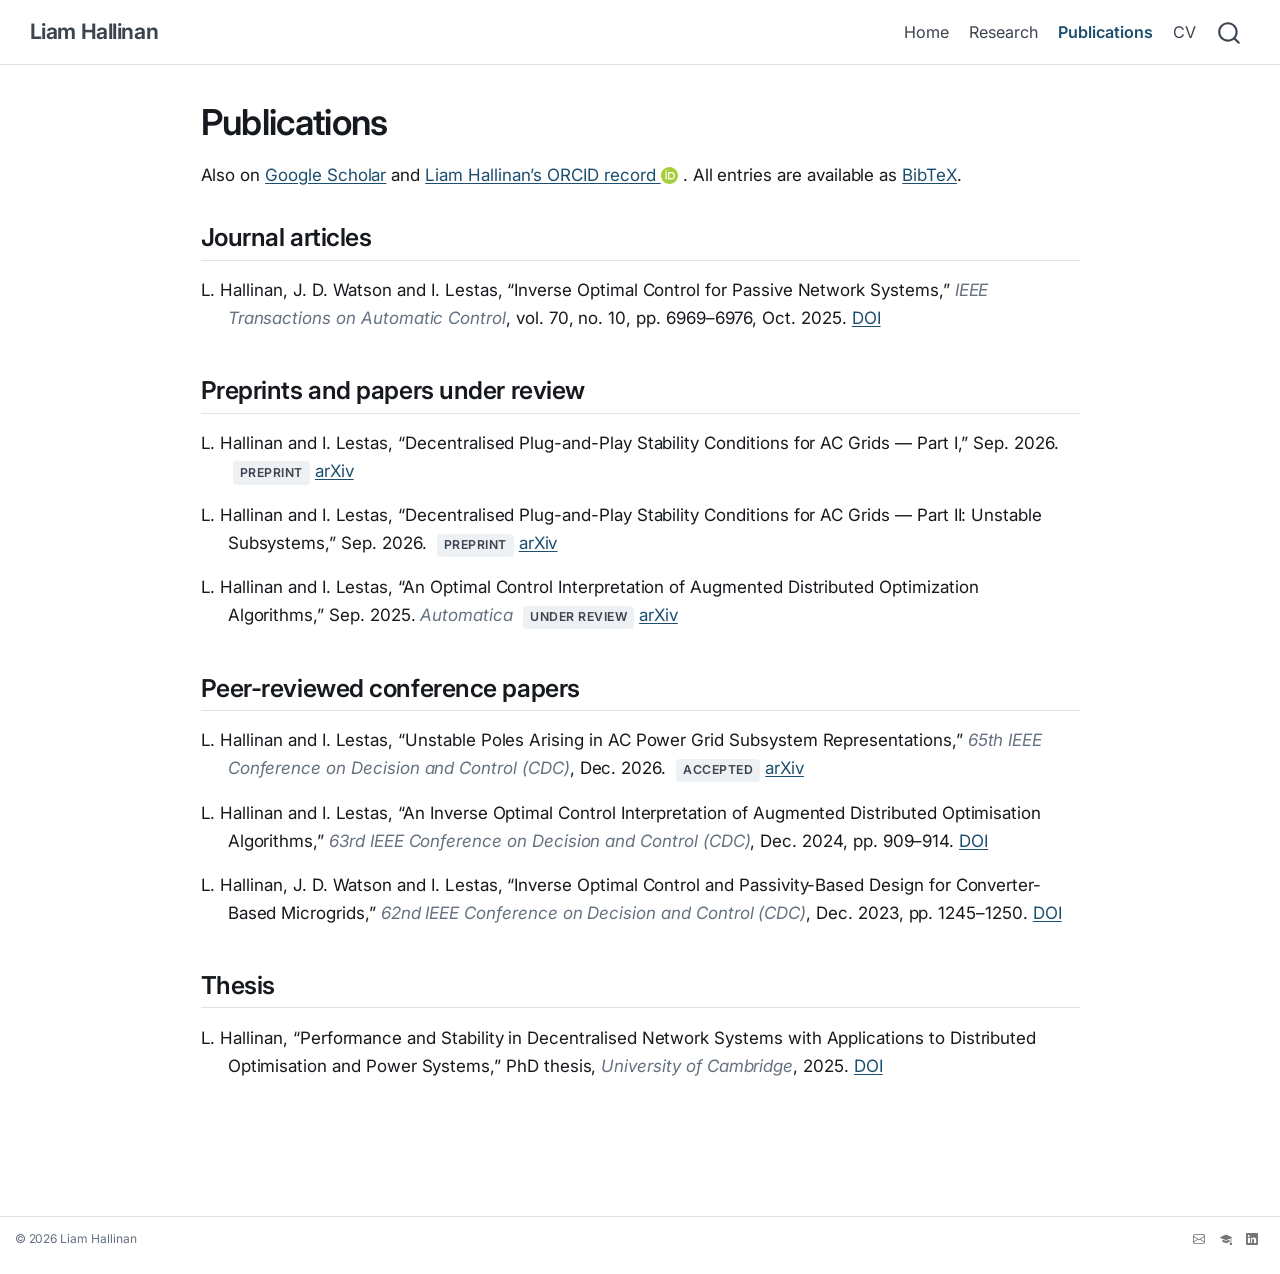
<file: publications.html>
<!DOCTYPE html>
<html xmlns="http://www.w3.org/1999/xhtml" lang="en" xml:lang="en"><head>

<meta charset="utf-8">
<meta name="generator" content="quarto-1.10.18">

<meta name="viewport" content="width=device-width, initial-scale=1.0, user-scalable=yes">

<meta name="description" content="Journal articles and peer-reviewed conference papers by Liam Hallinan.">

<title>Publications – Liam Hallinan</title>
<style>
/* Default styles provided by pandoc.
** See https://pandoc.org/MANUAL.html#variables-for-html for config info.
*/
span.smallcaps{font-variant: small-caps;}
div.columns{display: flex; gap: 1.5em;}
div.column{flex: auto;}
@media screen {
div.columns{gap: min(4vw, 1.5em);}
div.column{overflow-x: auto;}
}
div.hanging-indent{margin-left: 1.5em; text-indent: -1.5em;}
ul.task-list{list-style: none;}
ul.task-list li input[type="checkbox"] {
  width: 0.8em;
  margin: 0 0.8em 0.2em -1em; /* quarto-specific, see https://github.com/quarto-dev/quarto-cli/issues/4556 */ 
  vertical-align: middle;
}
</style>


<script src="site_libs/quarto-nav/quarto-nav.js"></script>
<script src="site_libs/quarto-nav/headroom.min.js"></script>
<script src="site_libs/clipboard/clipboard.min.js"></script>
<script src="site_libs/quarto-search/autocomplete.umd.js"></script>
<script src="site_libs/quarto-search/fuse.min.js"></script>
<script src="site_libs/quarto-search/quarto-search.js"></script>
<meta name="quarto:offset" content="./">
<script src="site_libs/quarto-html/quarto.js" type="module"></script>
<script src="site_libs/quarto-html/tabsets/tabsets.js" type="module"></script>
<script src="site_libs/quarto-html/popper.min.js"></script>
<script src="site_libs/quarto-html/tippy.umd.min.js"></script>
<link href="site_libs/quarto-html/tippy.css" rel="stylesheet">
<link href="site_libs/quarto-html/quarto-syntax-highlighting-64a204ab8560d761af7679ceaba22944.css" rel="stylesheet" id="quarto-text-highlighting-styles">
<script src="site_libs/bootstrap/bootstrap.min.js"></script>
<link href="site_libs/bootstrap/bootstrap-icons.css" rel="stylesheet">
<link href="site_libs/bootstrap/bootstrap-bdac450d1b5314b53dae962c248bb77f.min.css" rel="stylesheet" append-hash="true" id="quarto-bootstrap" data-mode="light">
<script id="quarto-search-options" type="application/json">{
  "location": "navbar",
  "copy-button": false,
  "collapse-after": 3,
  "panel-placement": "end",
  "type": "overlay",
  "limit": 50,
  "keyboard-shortcut": [
    "f",
    "/",
    "s"
  ],
  "show-item-context": false,
  "language": {
    "search-no-results-text": "No results",
    "search-matching-documents-text": "matching documents",
    "search-copy-link-title": "Copy link to search",
    "search-hide-matches-text": "Hide additional matches",
    "search-more-match-text": "more match in this document",
    "search-more-matches-text": "more matches in this document",
    "search-clear-button-title": "Clear",
    "search-text-placeholder": "",
    "search-detached-cancel-button-title": "Cancel",
    "search-submit-button-title": "Submit",
    "search-label": "Search"
  }
}</script>


<link rel="stylesheet" href="styles.css">
<meta property="og:title" content="Publications – Liam Hallinan">
<meta property="og:description" content="Postdoctoral researcher in the Control Group, University of Cambridge. Decentralised stability analysis and control of inverter-based power grids.">
<meta property="og:image" content="https://liamhallinan5.github.io/assets/orcid.svg">
<meta property="og:site_name" content="Liam Hallinan">
<meta property="og:image:alt" content="ORCID iD">
</head>

<body class="nav-fixed fullcontent quarto-light">

<div id="quarto-search-results"></div>
  <header id="quarto-header" class="headroom fixed-top">
    <nav class="navbar navbar-expand-lg " data-bs-theme="dark">
      <div class="navbar-container container-fluid">
      <div class="navbar-brand-container mx-auto">
    <a class="navbar-brand" href="./index.html">
    <span class="navbar-title">Liam Hallinan</span>
    </a>
  </div>
            <div id="quarto-search" class="" title="Search"></div>
          <button class="navbar-toggler" type="button" data-bs-toggle="collapse" data-bs-target="#navbarCollapse" aria-controls="navbarCollapse" role="menu" aria-expanded="false" aria-label="Toggle navigation" onclick="if (window.quartoToggleHeadroom) { window.quartoToggleHeadroom(); }">
  <span class="navbar-toggler-icon"></span>
</button>
          <div class="collapse navbar-collapse" id="navbarCollapse">
            <ul class="navbar-nav navbar-nav-scroll ms-auto">
  <li class="nav-item">
    <a class="nav-link" href="./index.html"> 
<span class="menu-text">Home</span></a>
  </li>  
  <li class="nav-item">
    <a class="nav-link" href="./research.html"> 
<span class="menu-text">Research</span></a>
  </li>  
  <li class="nav-item">
    <a class="nav-link active" href="./publications.html" aria-current="page"> 
<span class="menu-text">Publications</span></a>
  </li>  
  <li class="nav-item">
    <a class="nav-link" href="./cv.html"> 
<span class="menu-text">CV</span></a>
  </li>  
</ul>
          </div> <!-- /navcollapse -->
            <div class="quarto-navbar-tools">
</div>
      </div> <!-- /container-fluid -->
    </nav>
</header>
<!-- content -->
<div id="quarto-content" class="quarto-container page-columns page-rows-contents page-layout-article page-navbar">
<!-- sidebar -->
<!-- margin-sidebar -->
    
<!-- main -->
<main class="content" id="quarto-document-content">

<header id="title-block-header" class="quarto-title-block default">
<div class="quarto-title">
<h1 class="title">Publications</h1>
</div>



<div class="quarto-title-meta">

    
  
    
  </div>
  


</header>


<p>Also on <a href="https://scholar.google.com/citations?user=LmZyKIIAAAAJ&amp;hl=en">Google Scholar</a> and <a href="https://orcid.org/0000-0002-0270-7486">Liam Hallinan’s ORCID record <img src="./assets/orcid.svg" class="orcid-icon img-fluid" alt="ORCID iD"></a>. All entries are available as <a href="./assets/references.bib">BibTeX</a>.</p>
<section id="journal-articles" class="level2">
<h2 data-anchor-id="journal-articles">Journal articles</h2>
<div class="pub-list">
<ul>
<li>L. Hallinan, J. D. Watson and I. Lestas, “Inverse Optimal Control for Passive Network Systems,” <span class="pub-venue"><em>IEEE Transactions on Automatic Control</em></span>, vol.&nbsp;70, no. 10, pp.&nbsp;6969–6976, Oct.&nbsp;2025. <a href="https://doi.org/10.1109/TAC.2025.3570050">DOI</a></li>
</ul>
</div>
</section>
<section id="preprints-and-papers-under-review" class="level2">
<h2 data-anchor-id="preprints-and-papers-under-review">Preprints and papers under review</h2>
<div class="pub-list">
<ul>
<li>L. Hallinan and I. Lestas, “Decentralised Plug-and-Play Stability Conditions for AC Grids — Part I,” Sep.&nbsp;2026. <!-- [*IEEE Transactions on Automatic Control*]{.pub-venue} --> <span class="pub-status">preprint</span> <a href="https://doi.org/10.48550/arXiv.2609.07315">arXiv</a></li>
<li>L. Hallinan and I. Lestas, “Decentralised Plug-and-Play Stability Conditions for AC Grids — Part II: Unstable Subsystems,” Sep.&nbsp;2026. <!-- [*IEEE Transactions on Automatic Control*]{.pub-venue}  --> <span class="pub-status">preprint</span> <a href="https://doi.org/10.48550/arXiv.2609.07331">arXiv</a></li>
<li>L. Hallinan and I. Lestas, “An Optimal Control Interpretation of Augmented Distributed Optimization Algorithms,” Sep.&nbsp;2025. <span class="pub-venue"><em>Automatica</em></span> <span class="pub-status">under review</span> <a href="https://doi.org/10.48550/arXiv.2509.17785">arXiv</a></li>
</ul>
</div>
</section>
<section id="peer-reviewed-conference-papers" class="level2">
<h2 data-anchor-id="peer-reviewed-conference-papers">Peer-reviewed conference papers</h2>
<div class="pub-list">
<ul>
<li>L. Hallinan and I. Lestas, “Unstable Poles Arising in AC Power Grid Subsystem Representations,” <span class="pub-venue"><em>65th IEEE Conference on Decision and Control (CDC)</em></span>, Dec.&nbsp;2026. <span class="pub-status">accepted</span> <a href="https://doi.org/10.48550/arXiv.2606.03514">arXiv</a></li>
<li>L. Hallinan and I. Lestas, “An Inverse Optimal Control Interpretation of Augmented Distributed Optimisation Algorithms,” <span class="pub-venue"><em>63rd IEEE Conference on Decision and Control (CDC)</em></span>, Dec.&nbsp;2024, pp.&nbsp;909–914. <a href="https://doi.org/10.1109/CDC56724.2024.10886848">DOI</a></li>
<li>L. Hallinan, J. D. Watson and I. Lestas, “Inverse Optimal Control and Passivity-Based Design for Converter-Based Microgrids,” <span class="pub-venue"><em>62nd IEEE Conference on Decision and Control (CDC)</em></span>, Dec.&nbsp;2023, pp.&nbsp;1245–1250. <a href="https://doi.org/10.1109/CDC49753.2023.10384101">DOI</a></li>
</ul>
</div>
</section>
<section id="thesis" class="level2">
<h2 data-anchor-id="thesis">Thesis</h2>
<div class="pub-list">
<ul>
<li>L. Hallinan, “Performance and Stability in Decentralised Network Systems with Applications to Distributed Optimisation and Power Systems,” PhD thesis, <span class="pub-venue"><em>University of Cambridge</em></span>, 2025. <a href="https://doi.org/10.17863/CAM.124143">DOI</a></li>
</ul>
</div>


</section>

</main> <!-- /main -->
<script id="quarto-html-after-body" type="application/javascript">
  window.document.addEventListener("DOMContentLoaded", function (event) {
    const isCodeAnnotation = (el) => {
      for (const clz of el.classList) {
        if (clz.startsWith('code-annotation-')) {                     
          return true;
        }
      }
      return false;
    }
    const onCopySuccess = function(e) {
      // button target
      const button = e.trigger;
      // don't keep focus
      button.blur();
      // flash "checked"
      button.classList.add('code-copy-button-checked');
      var currentTitle = button.getAttribute("title");
      button.setAttribute("title", "Copied!");
      let tooltip;
      if (window.bootstrap) {
        button.setAttribute("data-bs-toggle", "tooltip");
        button.setAttribute("data-bs-placement", "left");
        button.setAttribute("data-bs-title", "Copied!");
        tooltip = new bootstrap.Tooltip(button, 
          { trigger: "manual", 
            customClass: "code-copy-button-tooltip",
            offset: [0, -8]});
        tooltip.show();    
      }
      setTimeout(function() {
        if (tooltip) {
          tooltip.hide();
          button.removeAttribute("data-bs-title");
          button.removeAttribute("data-bs-toggle");
          button.removeAttribute("data-bs-placement");
        }
        button.setAttribute("title", currentTitle);
        button.classList.remove('code-copy-button-checked');
      }, 1000);
      // clear code selection
      e.clearSelection();
    }
    const getTextToCopy = function(trigger) {
      const outerScaffold = trigger.parentElement.cloneNode(true);
      const codeEl = outerScaffold.querySelector('code');
      for (const childEl of codeEl.children) {
        if (isCodeAnnotation(childEl)) {
          childEl.remove();
        }
      }
      return codeEl.innerText;
    }
    const clipboard = new window.ClipboardJS('.code-copy-button:not([data-in-quarto-modal])', {
      text: getTextToCopy
    });
    clipboard.on('success', onCopySuccess);
    if (window.document.getElementById('quarto-embedded-source-code-modal')) {
      const clipboardModal = new window.ClipboardJS('.code-copy-button[data-in-quarto-modal]', {
        text: getTextToCopy,
        container: window.document.getElementById('quarto-embedded-source-code-modal')
      });
      clipboardModal.on('success', onCopySuccess);
    }
      var localhostRegex = new RegExp(/^(?:http|https):\/\/localhost\:?[0-9]*\//);
      var mailtoRegex = new RegExp(/^mailto:/);
        var filterRegex = new RegExp("https:\/\/liamhallinan5\.github\.io");
      var isInternal = (href) => {
          return filterRegex.test(href) || localhostRegex.test(href) || mailtoRegex.test(href);
      }
      // Inspect non-navigation links and adorn them if external
     var links = window.document.querySelectorAll('a[href]:not(.nav-link):not(.navbar-brand):not(.toc-action):not(.sidebar-link):not(.sidebar-item-toggle):not(.pagination-link):not(.no-external):not([aria-hidden]):not(.dropdown-item):not(.quarto-navigation-tool):not(.about-link)');
      for (var i=0; i<links.length; i++) {
        const link = links[i];
        if (!isInternal(link.href)) {
          // undo the damage that might have been done by quarto-nav.js in the case of
          // links that we want to consider external
          if (link.dataset.originalHref !== undefined) {
            link.href = link.dataset.originalHref;
          }
            // target, if specified
            link.setAttribute("target", "_blank");
            if (link.getAttribute("rel") === null) {
              link.setAttribute("rel", "noopener");
            }
        }
      }
    function tippyHover(el, contentFn, onTriggerFn, onUntriggerFn) {
      const config = {
        allowHTML: true,
        maxWidth: 500,
        delay: 100,
        arrow: false,
        appendTo: function(el) {
            return el.parentElement;
        },
        interactive: true,
        interactiveBorder: 10,
        theme: 'quarto',
        placement: 'bottom-start',
      };
      if (contentFn) {
        config.content = contentFn;
      }
      if (onTriggerFn) {
        config.onTrigger = onTriggerFn;
      }
      if (onUntriggerFn) {
        config.onUntrigger = onUntriggerFn;
      }
      window.tippy(el, config); 
    }
    const noterefs = window.document.querySelectorAll('a[role="doc-noteref"]');
    for (var i=0; i<noterefs.length; i++) {
      const ref = noterefs[i];
      tippyHover(ref, function() {
        // use id or data attribute instead here
        let href = ref.getAttribute('data-footnote-href') || ref.getAttribute('href');
        try { href = new URL(href).hash; } catch {}
        const id = href.replace(/^#\/?/, "");
        const note = window.document.getElementById(id);
        if (note) {
          return note.innerHTML;
        } else {
          return "";
        }
      });
    }
    const xrefs = window.document.querySelectorAll('a.quarto-xref');
    const processXRef = (id, note) => {
      // Strip column container classes
      const stripColumnClz = (el) => {
        el.classList.remove("page-full", "page-columns");
        if (el.children) {
          for (const child of el.children) {
            stripColumnClz(child);
          }
        }
      }
      stripColumnClz(note)
      if (id === null || id.startsWith('sec-')) {
        // Special case sections, only their first couple elements
        const container = document.createElement("div");
        if (note.children && note.children.length > 2) {
          container.appendChild(note.children[0].cloneNode(true));
          for (let i = 1; i < note.children.length; i++) {
            const child = note.children[i];
            if (child.tagName === "P" && child.innerText === "") {
              continue;
            } else {
              container.appendChild(child.cloneNode(true));
              break;
            }
          }
          if (window.Quarto?.typesetMath) {
            window.Quarto.typesetMath(container);
          }
          return container.innerHTML
        } else {
          if (window.Quarto?.typesetMath) {
            window.Quarto.typesetMath(note);
          }
          return note.innerHTML;
        }
      } else {
        // Remove any anchor links if they are present
        const anchorLink = note.querySelector('a.anchorjs-link');
        if (anchorLink) {
          anchorLink.remove();
        }
        if (window.Quarto?.typesetMath) {
          window.Quarto.typesetMath(note);
        }
        if (note.classList.contains("callout")) {
          return note.outerHTML;
        } else {
          return note.innerHTML;
        }
      }
    }
    for (var i=0; i<xrefs.length; i++) {
      const xref = xrefs[i];
      tippyHover(xref, undefined, function(instance) {
        instance.disable();
        let url = xref.getAttribute('href');
        let hash = undefined; 
        if (url.startsWith('#')) {
          hash = url;
        } else {
          try { hash = new URL(url).hash; } catch {}
        }
        if (hash) {
          const id = hash.replace(/^#\/?/, "");
          const note = window.document.getElementById(id);
          if (note !== null) {
            try {
              const html = processXRef(id, note.cloneNode(true));
              instance.setContent(html);
            } finally {
              instance.enable();
              instance.show();
            }
          } else {
            // See if we can fetch this
            fetch(url.split('#')[0])
            .then(res => res.text())
            .then(html => {
              const parser = new DOMParser();
              const htmlDoc = parser.parseFromString(html, "text/html");
              const note = htmlDoc.getElementById(id);
              if (note !== null) {
                const html = processXRef(id, note);
                instance.setContent(html);
              } 
            }).finally(() => {
              instance.enable();
              instance.show();
            });
          }
        } else {
          // See if we can fetch a full url (with no hash to target)
          // This is a special case and we should probably do some content thinning / targeting
          fetch(url)
          .then(res => res.text())
          .then(html => {
            const parser = new DOMParser();
            const htmlDoc = parser.parseFromString(html, "text/html");
            const note = htmlDoc.querySelector('main.content');
            if (note !== null) {
              // This should only happen for chapter cross references
              // (since there is no id in the URL)
              // remove the first header
              if (note.children.length > 0 && note.children[0].tagName === "HEADER") {
                note.children[0].remove();
              }
              const html = processXRef(null, note);
              instance.setContent(html);
            } 
          }).finally(() => {
            instance.enable();
            instance.show();
          });
        }
      }, function(instance) {
      });
    }
        let selectedAnnoteEl;
        const selectorForAnnotation = ( cell, annotation) => {
          let cellAttr = 'data-code-cell="' + cell + '"';
          let lineAttr = 'data-code-annotation="' +  annotation + '"';
          const selector = 'span[' + cellAttr + '][' + lineAttr + ']';
          return selector;
        }
        const selectCodeLines = (annoteEl) => {
          const doc = window.document;
          const targetCell = annoteEl.getAttribute("data-target-cell");
          const targetAnnotation = annoteEl.getAttribute("data-target-annotation");
          const annoteSpan = window.document.querySelector(selectorForAnnotation(targetCell, targetAnnotation));
          const lines = annoteSpan.getAttribute("data-code-lines").split(",");
          const lineIds = lines.map((line) => {
            return targetCell + "-" + line;
          })
          let top = null;
          let height = null;
          let parent = null;
          if (lineIds.length > 0) {
              //compute the position of the single el (top and bottom and make a div)
              const el = window.document.getElementById(lineIds[0]);
              top = el.offsetTop;
              height = el.offsetHeight;
              parent = el.parentElement.parentElement;
            if (lineIds.length > 1) {
              const lastEl = window.document.getElementById(lineIds[lineIds.length - 1]);
              const bottom = lastEl.offsetTop + lastEl.offsetHeight;
              height = bottom - top;
            }
            if (top !== null && height !== null && parent !== null) {
              // cook up a div (if necessary) and position it 
              let div = window.document.getElementById("code-annotation-line-highlight");
              if (div === null) {
                div = window.document.createElement("div");
                div.setAttribute("id", "code-annotation-line-highlight");
                div.style.position = 'absolute';
                parent.appendChild(div);
              }
              div.style.top = top - 2 + "px";
              div.style.height = height + 4 + "px";
              div.style.left = 0;
              let gutterDiv = window.document.getElementById("code-annotation-line-highlight-gutter");
              if (gutterDiv === null) {
                gutterDiv = window.document.createElement("div");
                gutterDiv.setAttribute("id", "code-annotation-line-highlight-gutter");
                gutterDiv.style.position = 'absolute';
                const codeCell = window.document.getElementById(targetCell);
                const gutter = codeCell.querySelector('.code-annotation-gutter');
                gutter.appendChild(gutterDiv);
              }
              gutterDiv.style.top = top - 2 + "px";
              gutterDiv.style.height = height + 4 + "px";
            }
            selectedAnnoteEl = annoteEl;
          }
        };
        const unselectCodeLines = () => {
          const elementsIds = ["code-annotation-line-highlight", "code-annotation-line-highlight-gutter"];
          elementsIds.forEach((elId) => {
            const div = window.document.getElementById(elId);
            if (div) {
              div.remove();
            }
          });
          selectedAnnoteEl = undefined;
        };
          // Handle positioning of the toggle
      window.addEventListener(
        "resize",
        throttle(() => {
          elRect = undefined;
          if (selectedAnnoteEl) {
            selectCodeLines(selectedAnnoteEl);
          }
        }, 10)
      );
      function throttle(fn, ms) {
      let throttle = false;
      let timer;
        return (...args) => {
          if(!throttle) { // first call gets through
              fn.apply(this, args);
              throttle = true;
          } else { // all the others get throttled
              if(timer) clearTimeout(timer); // cancel #2
              timer = setTimeout(() => {
                fn.apply(this, args);
                timer = throttle = false;
              }, ms);
          }
        };
      }
        // Attach click handler to the DT
        const annoteDls = window.document.querySelectorAll('dt[data-target-cell]');
        for (const annoteDlNode of annoteDls) {
          annoteDlNode.addEventListener('click', (event) => {
            const clickedEl = event.target;
            if (clickedEl !== selectedAnnoteEl) {
              unselectCodeLines();
              const activeEl = window.document.querySelector('dt[data-target-cell].code-annotation-active');
              if (activeEl) {
                activeEl.classList.remove('code-annotation-active');
              }
              selectCodeLines(clickedEl);
              clickedEl.classList.add('code-annotation-active');
            } else {
              // Unselect the line
              unselectCodeLines();
              clickedEl.classList.remove('code-annotation-active');
            }
          });
        }
    const findCites = (el) => {
      const parentEl = el.parentElement;
      if (parentEl) {
        const cites = parentEl.dataset.cites;
        if (cites) {
          return {
            el,
            cites: cites.split(' ')
          };
        } else {
          return findCites(el.parentElement)
        }
      } else {
        return undefined;
      }
    };
    var bibliorefs = window.document.querySelectorAll('a[role="doc-biblioref"]');
    for (var i=0; i<bibliorefs.length; i++) {
      const ref = bibliorefs[i];
      const citeInfo = findCites(ref);
      if (citeInfo) {
        tippyHover(citeInfo.el, function() {
          var popup = window.document.createElement('div');
          citeInfo.cites.forEach(function(cite) {
            var citeDiv = window.document.createElement('div');
            citeDiv.classList.add('hanging-indent');
            citeDiv.classList.add('csl-entry');
            var biblioDiv = window.document.getElementById('ref-' + cite);
            if (biblioDiv) {
              citeDiv.innerHTML = biblioDiv.innerHTML;
            }
            popup.appendChild(citeDiv);
          });
          return popup.innerHTML;
        });
      }
    }
  });
  </script>
</div> <!-- /content -->
<footer class="footer">
  <div class="nav-footer">
    <div class="nav-footer-left">
<p>© 2026 Liam Hallinan</p>
</div>   
    <div class="nav-footer-center">
      &nbsp;
    </div>
    <div class="nav-footer-right">
      <ul class="footer-items list-unstyled">
    <li class="nav-item compact">
    <a class="nav-link" href="mailto:lh706@cam.ac.uk">
      <i class="bi bi-envelope" role="img" aria-label="Email">
</i> 
    </a>
  </li>  
    <li class="nav-item compact">
    <a class="nav-link" href="https://scholar.google.com/citations?user=LmZyKIIAAAAJ&amp;hl=en">
      <i class="bi bi-mortarboard-fill" role="img" aria-label="Google Scholar">
</i> 
    </a>
  </li>  
    <li class="nav-item compact">
    <a class="nav-link" href="https://www.linkedin.com/in/liam-hallinan-cambridge/">
      <i class="bi bi-linkedin" role="img" aria-label="LinkedIn">
</i> 
    </a>
  </li>  
</ul>
    </div>
  </div>
</footer>




</body></html>
</file>
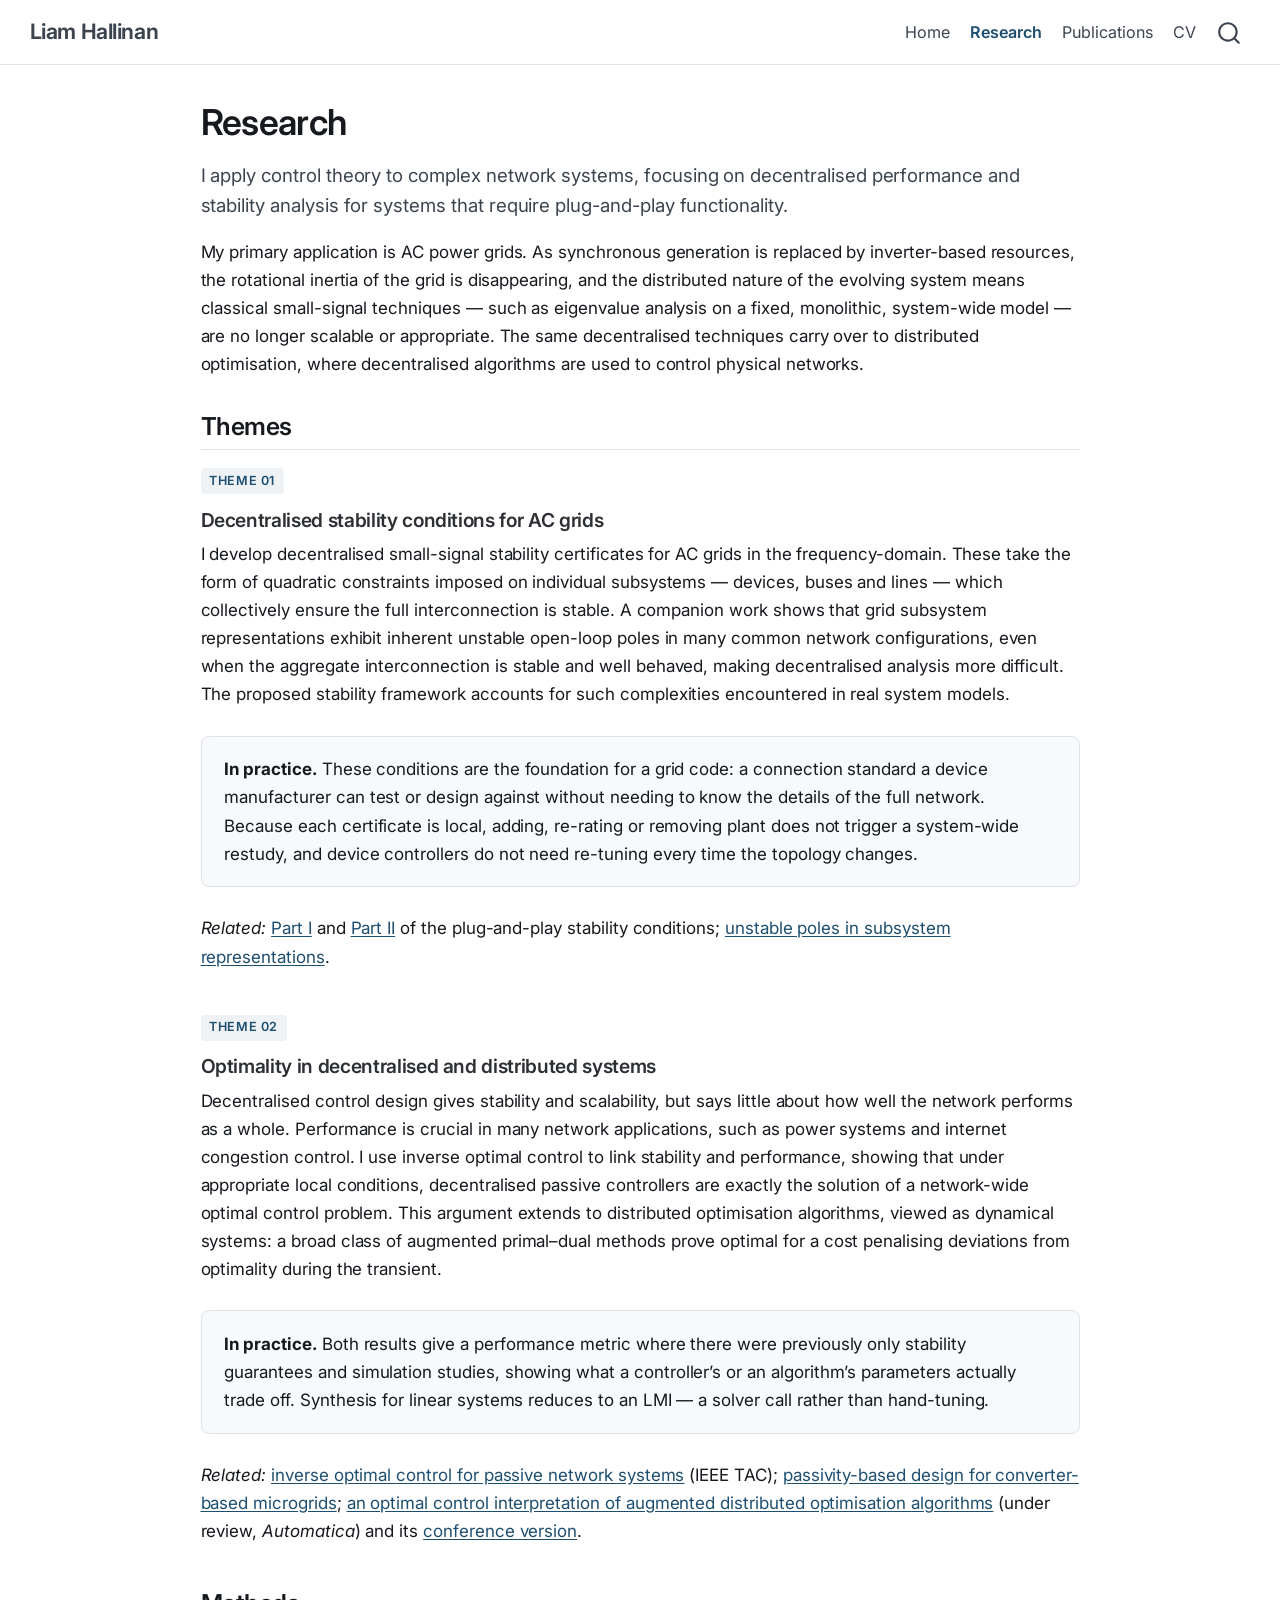
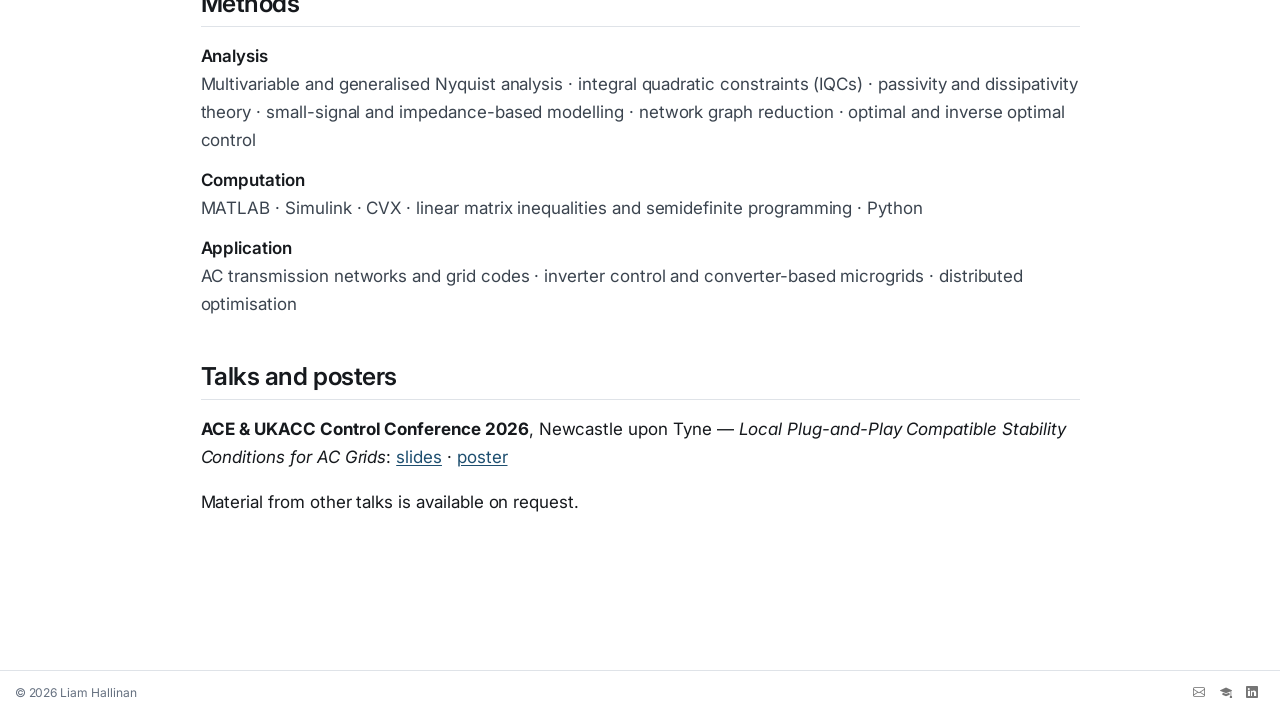
<file: research.html>
<!DOCTYPE html>
<html xmlns="http://www.w3.org/1999/xhtml" lang="en" xml:lang="en"><head>

<meta charset="utf-8">
<meta name="generator" content="quarto-1.10.18">

<meta name="viewport" content="width=device-width, initial-scale=1.0, user-scalable=yes">

<meta name="description" content="Control theory for complex network systems: decentralised stability certification for AC grids, plug-and-play control design, and distributed optimisation.">

<title>Research – Liam Hallinan</title>
<style>
/* Default styles provided by pandoc.
** See https://pandoc.org/MANUAL.html#variables-for-html for config info.
*/
span.smallcaps{font-variant: small-caps;}
div.columns{display: flex; gap: 1.5em;}
div.column{flex: auto;}
@media screen {
div.columns{gap: min(4vw, 1.5em);}
div.column{overflow-x: auto;}
}
div.hanging-indent{margin-left: 1.5em; text-indent: -1.5em;}
ul.task-list{list-style: none;}
ul.task-list li input[type="checkbox"] {
  width: 0.8em;
  margin: 0 0.8em 0.2em -1em; /* quarto-specific, see https://github.com/quarto-dev/quarto-cli/issues/4556 */ 
  vertical-align: middle;
}
</style>


<script src="site_libs/quarto-nav/quarto-nav.js"></script>
<script src="site_libs/quarto-nav/headroom.min.js"></script>
<script src="site_libs/clipboard/clipboard.min.js"></script>
<script src="site_libs/quarto-search/autocomplete.umd.js"></script>
<script src="site_libs/quarto-search/fuse.min.js"></script>
<script src="site_libs/quarto-search/quarto-search.js"></script>
<meta name="quarto:offset" content="./">
<script src="site_libs/quarto-html/quarto.js" type="module"></script>
<script src="site_libs/quarto-html/tabsets/tabsets.js" type="module"></script>
<script src="site_libs/quarto-html/popper.min.js"></script>
<script src="site_libs/quarto-html/tippy.umd.min.js"></script>
<link href="site_libs/quarto-html/tippy.css" rel="stylesheet">
<link href="site_libs/quarto-html/quarto-syntax-highlighting-64a204ab8560d761af7679ceaba22944.css" rel="stylesheet" id="quarto-text-highlighting-styles">
<script src="site_libs/bootstrap/bootstrap.min.js"></script>
<link href="site_libs/bootstrap/bootstrap-icons.css" rel="stylesheet">
<link href="site_libs/bootstrap/bootstrap-bdac450d1b5314b53dae962c248bb77f.min.css" rel="stylesheet" append-hash="true" id="quarto-bootstrap" data-mode="light">
<script id="quarto-search-options" type="application/json">{
  "location": "navbar",
  "copy-button": false,
  "collapse-after": 3,
  "panel-placement": "end",
  "type": "overlay",
  "limit": 50,
  "keyboard-shortcut": [
    "f",
    "/",
    "s"
  ],
  "show-item-context": false,
  "language": {
    "search-no-results-text": "No results",
    "search-matching-documents-text": "matching documents",
    "search-copy-link-title": "Copy link to search",
    "search-hide-matches-text": "Hide additional matches",
    "search-more-match-text": "more match in this document",
    "search-more-matches-text": "more matches in this document",
    "search-clear-button-title": "Clear",
    "search-text-placeholder": "",
    "search-detached-cancel-button-title": "Cancel",
    "search-submit-button-title": "Submit",
    "search-label": "Search"
  }
}</script>


<link rel="stylesheet" href="styles.css">
<meta property="og:title" content="Research – Liam Hallinan">
<meta property="og:description" content="Postdoctoral researcher in the Control Group, University of Cambridge. Decentralised stability analysis and control of inverter-based power grids.">
<meta property="og:site_name" content="Liam Hallinan">
</head>

<body class="nav-fixed fullcontent quarto-light">

<div id="quarto-search-results"></div>
  <header id="quarto-header" class="headroom fixed-top">
    <nav class="navbar navbar-expand-lg " data-bs-theme="dark">
      <div class="navbar-container container-fluid">
      <div class="navbar-brand-container mx-auto">
    <a class="navbar-brand" href="./index.html">
    <span class="navbar-title">Liam Hallinan</span>
    </a>
  </div>
            <div id="quarto-search" class="" title="Search"></div>
          <button class="navbar-toggler" type="button" data-bs-toggle="collapse" data-bs-target="#navbarCollapse" aria-controls="navbarCollapse" role="menu" aria-expanded="false" aria-label="Toggle navigation" onclick="if (window.quartoToggleHeadroom) { window.quartoToggleHeadroom(); }">
  <span class="navbar-toggler-icon"></span>
</button>
          <div class="collapse navbar-collapse" id="navbarCollapse">
            <ul class="navbar-nav navbar-nav-scroll ms-auto">
  <li class="nav-item">
    <a class="nav-link" href="./index.html"> 
<span class="menu-text">Home</span></a>
  </li>  
  <li class="nav-item">
    <a class="nav-link active" href="./research.html" aria-current="page"> 
<span class="menu-text">Research</span></a>
  </li>  
  <li class="nav-item">
    <a class="nav-link" href="./publications.html"> 
<span class="menu-text">Publications</span></a>
  </li>  
  <li class="nav-item">
    <a class="nav-link" href="./cv.html"> 
<span class="menu-text">CV</span></a>
  </li>  
</ul>
          </div> <!-- /navcollapse -->
            <div class="quarto-navbar-tools">
</div>
      </div> <!-- /container-fluid -->
    </nav>
</header>
<!-- content -->
<div id="quarto-content" class="quarto-container page-columns page-rows-contents page-layout-article page-navbar">
<!-- sidebar -->
<!-- margin-sidebar -->
    
<!-- main -->
<main class="content" id="quarto-document-content">

<header id="title-block-header" class="quarto-title-block default">
<div class="quarto-title">
<h1 class="title">Research</h1>
</div>



<div class="quarto-title-meta">

    
  
    
  </div>
  


</header>


<div class="lede">
<p>I apply control theory to complex network systems, focusing on decentralised performance and stability analysis for systems that require plug-and-play functionality.</p>
</div>
<p>My primary application is AC power grids. As synchronous generation is replaced by inverter-based resources, the rotational inertia of the grid is disappearing, and the distributed nature of the evolving system means classical small-signal techniques — such as eigenvalue analysis on a fixed, monolithic, system-wide model — are no longer scalable or appropriate. The same decentralised techniques carry over to distributed optimisation, where decentralised algorithms are used to control physical networks.</p>
<section id="themes" class="level2">
<h2 data-anchor-id="themes">Themes</h2>
<div class="theme-block">
<p><span class="theme-tag">Theme 01</span></p>
<section id="decentralised-stability-conditions-for-ac-grids" class="level3">
<h3 data-anchor-id="decentralised-stability-conditions-for-ac-grids">Decentralised stability conditions for AC grids</h3>
<p>I develop decentralised small-signal stability certificates for AC grids in the frequency-domain. These take the form of quadratic constraints imposed on individual subsystems — devices, buses and lines — which collectively ensure the full interconnection is stable. A companion work shows that grid subsystem representations exhibit inherent unstable open-loop poles in many common network configurations, even when the aggregate interconnection is stable and well behaved, making decentralised analysis more difficult. The proposed stability framework accounts for such complexities encountered in real system models.</p>
<div class="panel">
<p><strong>In practice.</strong> These conditions are the foundation for a grid code: a connection standard a device manufacturer can test or design against without needing to know the details of the full network. Because each certificate is local, adding, re-rating or removing plant does not trigger a system-wide restudy, and device controllers do not need re-tuning every time the topology changes.</p>
</div>
<p><em>Related:</em> <a href="https://doi.org/10.48550/arXiv.2609.07315">Part I</a> and <a href="https://doi.org/10.48550/arXiv.2609.07331">Part II</a> of the plug-and-play stability conditions; <a href="https://doi.org/10.48550/arXiv.2606.03514">unstable poles in subsystem representations</a>.</p>
</section>
</div>
<div class="theme-block">
<p><span class="theme-tag">Theme 02</span></p>
<section id="optimality-in-decentralised-and-distributed-systems" class="level3">
<h3 data-anchor-id="optimality-in-decentralised-and-distributed-systems">Optimality in decentralised and distributed systems</h3>
<p>Decentralised control design gives stability and scalability, but says little about how well the network performs as a whole. Performance is crucial in many network applications, such as power systems and internet congestion control. I use inverse optimal control to link stability and performance, showing that under appropriate local conditions, decentralised passive controllers are exactly the solution of a network-wide optimal control problem. This argument extends to distributed optimisation algorithms, viewed as dynamical systems: a broad class of augmented primal–dual methods prove optimal for a cost penalising deviations from optimality during the transient.</p>
<div class="panel">
<p><strong>In practice.</strong> Both results give a performance metric where there were previously only stability guarantees and simulation studies, showing what a controller’s or an algorithm’s parameters actually trade off. Synthesis for linear systems reduces to an LMI — a solver call rather than hand-tuning.</p>
</div>
<p><em>Related:</em> <a href="https://doi.org/10.1109/TAC.2025.3570050">inverse optimal control for passive network systems</a> (IEEE TAC); <a href="https://doi.org/10.1109/CDC49753.2023.10384101">passivity-based design for converter-based microgrids</a>; <a href="https://doi.org/10.48550/arXiv.2509.17785">an optimal control interpretation of augmented distributed optimisation algorithms</a> (under review, <em>Automatica</em>) and its <a href="https://doi.org/10.1109/CDC56724.2024.10886848">conference version</a>.</p>
</section>
</div>
</section>
<section id="methods" class="level2">
<h2 data-anchor-id="methods">Methods</h2>
<div class="skill-grid">
<dl>
<dt>Analysis</dt>
<dd>
Multivariable and generalised Nyquist analysis · integral quadratic constraints (IQCs) · passivity and dissipativity theory · small-signal and impedance-based modelling · network graph reduction · optimal and inverse optimal control
</dd>
<dt>Computation</dt>
<dd>
MATLAB · Simulink · CVX · linear matrix inequalities and semidefinite programming · Python
</dd>
<dt>Application</dt>
<dd>
AC transmission networks and grid codes · inverter control and converter-based microgrids · distributed optimisation
</dd>
</dl>
</div>
</section>
<section id="talks-and-posters" class="level2">
<h2 data-anchor-id="talks-and-posters">Talks and posters</h2>
<p><strong>ACE &amp; UKACC Control Conference 2026</strong>, Newcastle upon Tyne — <em>Local Plug-and-Play Compatible Stability Conditions for AC Grids</em>: <a href="./assets/ukacc2026_slides_final.pdf">slides</a> · <a href="./assets/ukacc2026_poster_final.pdf">poster</a></p>
<p>Material from other talks is available on request.</p>


</section>

</main> <!-- /main -->
<script id="quarto-html-after-body" type="application/javascript">
  window.document.addEventListener("DOMContentLoaded", function (event) {
    const isCodeAnnotation = (el) => {
      for (const clz of el.classList) {
        if (clz.startsWith('code-annotation-')) {                     
          return true;
        }
      }
      return false;
    }
    const onCopySuccess = function(e) {
      // button target
      const button = e.trigger;
      // don't keep focus
      button.blur();
      // flash "checked"
      button.classList.add('code-copy-button-checked');
      var currentTitle = button.getAttribute("title");
      button.setAttribute("title", "Copied!");
      let tooltip;
      if (window.bootstrap) {
        button.setAttribute("data-bs-toggle", "tooltip");
        button.setAttribute("data-bs-placement", "left");
        button.setAttribute("data-bs-title", "Copied!");
        tooltip = new bootstrap.Tooltip(button, 
          { trigger: "manual", 
            customClass: "code-copy-button-tooltip",
            offset: [0, -8]});
        tooltip.show();    
      }
      setTimeout(function() {
        if (tooltip) {
          tooltip.hide();
          button.removeAttribute("data-bs-title");
          button.removeAttribute("data-bs-toggle");
          button.removeAttribute("data-bs-placement");
        }
        button.setAttribute("title", currentTitle);
        button.classList.remove('code-copy-button-checked');
      }, 1000);
      // clear code selection
      e.clearSelection();
    }
    const getTextToCopy = function(trigger) {
      const outerScaffold = trigger.parentElement.cloneNode(true);
      const codeEl = outerScaffold.querySelector('code');
      for (const childEl of codeEl.children) {
        if (isCodeAnnotation(childEl)) {
          childEl.remove();
        }
      }
      return codeEl.innerText;
    }
    const clipboard = new window.ClipboardJS('.code-copy-button:not([data-in-quarto-modal])', {
      text: getTextToCopy
    });
    clipboard.on('success', onCopySuccess);
    if (window.document.getElementById('quarto-embedded-source-code-modal')) {
      const clipboardModal = new window.ClipboardJS('.code-copy-button[data-in-quarto-modal]', {
        text: getTextToCopy,
        container: window.document.getElementById('quarto-embedded-source-code-modal')
      });
      clipboardModal.on('success', onCopySuccess);
    }
      var localhostRegex = new RegExp(/^(?:http|https):\/\/localhost\:?[0-9]*\//);
      var mailtoRegex = new RegExp(/^mailto:/);
        var filterRegex = new RegExp("https:\/\/liamhallinan5\.github\.io");
      var isInternal = (href) => {
          return filterRegex.test(href) || localhostRegex.test(href) || mailtoRegex.test(href);
      }
      // Inspect non-navigation links and adorn them if external
     var links = window.document.querySelectorAll('a[href]:not(.nav-link):not(.navbar-brand):not(.toc-action):not(.sidebar-link):not(.sidebar-item-toggle):not(.pagination-link):not(.no-external):not([aria-hidden]):not(.dropdown-item):not(.quarto-navigation-tool):not(.about-link)');
      for (var i=0; i<links.length; i++) {
        const link = links[i];
        if (!isInternal(link.href)) {
          // undo the damage that might have been done by quarto-nav.js in the case of
          // links that we want to consider external
          if (link.dataset.originalHref !== undefined) {
            link.href = link.dataset.originalHref;
          }
            // target, if specified
            link.setAttribute("target", "_blank");
            if (link.getAttribute("rel") === null) {
              link.setAttribute("rel", "noopener");
            }
        }
      }
    function tippyHover(el, contentFn, onTriggerFn, onUntriggerFn) {
      const config = {
        allowHTML: true,
        maxWidth: 500,
        delay: 100,
        arrow: false,
        appendTo: function(el) {
            return el.parentElement;
        },
        interactive: true,
        interactiveBorder: 10,
        theme: 'quarto',
        placement: 'bottom-start',
      };
      if (contentFn) {
        config.content = contentFn;
      }
      if (onTriggerFn) {
        config.onTrigger = onTriggerFn;
      }
      if (onUntriggerFn) {
        config.onUntrigger = onUntriggerFn;
      }
      window.tippy(el, config); 
    }
    const noterefs = window.document.querySelectorAll('a[role="doc-noteref"]');
    for (var i=0; i<noterefs.length; i++) {
      const ref = noterefs[i];
      tippyHover(ref, function() {
        // use id or data attribute instead here
        let href = ref.getAttribute('data-footnote-href') || ref.getAttribute('href');
        try { href = new URL(href).hash; } catch {}
        const id = href.replace(/^#\/?/, "");
        const note = window.document.getElementById(id);
        if (note) {
          return note.innerHTML;
        } else {
          return "";
        }
      });
    }
    const xrefs = window.document.querySelectorAll('a.quarto-xref');
    const processXRef = (id, note) => {
      // Strip column container classes
      const stripColumnClz = (el) => {
        el.classList.remove("page-full", "page-columns");
        if (el.children) {
          for (const child of el.children) {
            stripColumnClz(child);
          }
        }
      }
      stripColumnClz(note)
      if (id === null || id.startsWith('sec-')) {
        // Special case sections, only their first couple elements
        const container = document.createElement("div");
        if (note.children && note.children.length > 2) {
          container.appendChild(note.children[0].cloneNode(true));
          for (let i = 1; i < note.children.length; i++) {
            const child = note.children[i];
            if (child.tagName === "P" && child.innerText === "") {
              continue;
            } else {
              container.appendChild(child.cloneNode(true));
              break;
            }
          }
          if (window.Quarto?.typesetMath) {
            window.Quarto.typesetMath(container);
          }
          return container.innerHTML
        } else {
          if (window.Quarto?.typesetMath) {
            window.Quarto.typesetMath(note);
          }
          return note.innerHTML;
        }
      } else {
        // Remove any anchor links if they are present
        const anchorLink = note.querySelector('a.anchorjs-link');
        if (anchorLink) {
          anchorLink.remove();
        }
        if (window.Quarto?.typesetMath) {
          window.Quarto.typesetMath(note);
        }
        if (note.classList.contains("callout")) {
          return note.outerHTML;
        } else {
          return note.innerHTML;
        }
      }
    }
    for (var i=0; i<xrefs.length; i++) {
      const xref = xrefs[i];
      tippyHover(xref, undefined, function(instance) {
        instance.disable();
        let url = xref.getAttribute('href');
        let hash = undefined; 
        if (url.startsWith('#')) {
          hash = url;
        } else {
          try { hash = new URL(url).hash; } catch {}
        }
        if (hash) {
          const id = hash.replace(/^#\/?/, "");
          const note = window.document.getElementById(id);
          if (note !== null) {
            try {
              const html = processXRef(id, note.cloneNode(true));
              instance.setContent(html);
            } finally {
              instance.enable();
              instance.show();
            }
          } else {
            // See if we can fetch this
            fetch(url.split('#')[0])
            .then(res => res.text())
            .then(html => {
              const parser = new DOMParser();
              const htmlDoc = parser.parseFromString(html, "text/html");
              const note = htmlDoc.getElementById(id);
              if (note !== null) {
                const html = processXRef(id, note);
                instance.setContent(html);
              } 
            }).finally(() => {
              instance.enable();
              instance.show();
            });
          }
        } else {
          // See if we can fetch a full url (with no hash to target)
          // This is a special case and we should probably do some content thinning / targeting
          fetch(url)
          .then(res => res.text())
          .then(html => {
            const parser = new DOMParser();
            const htmlDoc = parser.parseFromString(html, "text/html");
            const note = htmlDoc.querySelector('main.content');
            if (note !== null) {
              // This should only happen for chapter cross references
              // (since there is no id in the URL)
              // remove the first header
              if (note.children.length > 0 && note.children[0].tagName === "HEADER") {
                note.children[0].remove();
              }
              const html = processXRef(null, note);
              instance.setContent(html);
            } 
          }).finally(() => {
            instance.enable();
            instance.show();
          });
        }
      }, function(instance) {
      });
    }
        let selectedAnnoteEl;
        const selectorForAnnotation = ( cell, annotation) => {
          let cellAttr = 'data-code-cell="' + cell + '"';
          let lineAttr = 'data-code-annotation="' +  annotation + '"';
          const selector = 'span[' + cellAttr + '][' + lineAttr + ']';
          return selector;
        }
        const selectCodeLines = (annoteEl) => {
          const doc = window.document;
          const targetCell = annoteEl.getAttribute("data-target-cell");
          const targetAnnotation = annoteEl.getAttribute("data-target-annotation");
          const annoteSpan = window.document.querySelector(selectorForAnnotation(targetCell, targetAnnotation));
          const lines = annoteSpan.getAttribute("data-code-lines").split(",");
          const lineIds = lines.map((line) => {
            return targetCell + "-" + line;
          })
          let top = null;
          let height = null;
          let parent = null;
          if (lineIds.length > 0) {
              //compute the position of the single el (top and bottom and make a div)
              const el = window.document.getElementById(lineIds[0]);
              top = el.offsetTop;
              height = el.offsetHeight;
              parent = el.parentElement.parentElement;
            if (lineIds.length > 1) {
              const lastEl = window.document.getElementById(lineIds[lineIds.length - 1]);
              const bottom = lastEl.offsetTop + lastEl.offsetHeight;
              height = bottom - top;
            }
            if (top !== null && height !== null && parent !== null) {
              // cook up a div (if necessary) and position it 
              let div = window.document.getElementById("code-annotation-line-highlight");
              if (div === null) {
                div = window.document.createElement("div");
                div.setAttribute("id", "code-annotation-line-highlight");
                div.style.position = 'absolute';
                parent.appendChild(div);
              }
              div.style.top = top - 2 + "px";
              div.style.height = height + 4 + "px";
              div.style.left = 0;
              let gutterDiv = window.document.getElementById("code-annotation-line-highlight-gutter");
              if (gutterDiv === null) {
                gutterDiv = window.document.createElement("div");
                gutterDiv.setAttribute("id", "code-annotation-line-highlight-gutter");
                gutterDiv.style.position = 'absolute';
                const codeCell = window.document.getElementById(targetCell);
                const gutter = codeCell.querySelector('.code-annotation-gutter');
                gutter.appendChild(gutterDiv);
              }
              gutterDiv.style.top = top - 2 + "px";
              gutterDiv.style.height = height + 4 + "px";
            }
            selectedAnnoteEl = annoteEl;
          }
        };
        const unselectCodeLines = () => {
          const elementsIds = ["code-annotation-line-highlight", "code-annotation-line-highlight-gutter"];
          elementsIds.forEach((elId) => {
            const div = window.document.getElementById(elId);
            if (div) {
              div.remove();
            }
          });
          selectedAnnoteEl = undefined;
        };
          // Handle positioning of the toggle
      window.addEventListener(
        "resize",
        throttle(() => {
          elRect = undefined;
          if (selectedAnnoteEl) {
            selectCodeLines(selectedAnnoteEl);
          }
        }, 10)
      );
      function throttle(fn, ms) {
      let throttle = false;
      let timer;
        return (...args) => {
          if(!throttle) { // first call gets through
              fn.apply(this, args);
              throttle = true;
          } else { // all the others get throttled
              if(timer) clearTimeout(timer); // cancel #2
              timer = setTimeout(() => {
                fn.apply(this, args);
                timer = throttle = false;
              }, ms);
          }
        };
      }
        // Attach click handler to the DT
        const annoteDls = window.document.querySelectorAll('dt[data-target-cell]');
        for (const annoteDlNode of annoteDls) {
          annoteDlNode.addEventListener('click', (event) => {
            const clickedEl = event.target;
            if (clickedEl !== selectedAnnoteEl) {
              unselectCodeLines();
              const activeEl = window.document.querySelector('dt[data-target-cell].code-annotation-active');
              if (activeEl) {
                activeEl.classList.remove('code-annotation-active');
              }
              selectCodeLines(clickedEl);
              clickedEl.classList.add('code-annotation-active');
            } else {
              // Unselect the line
              unselectCodeLines();
              clickedEl.classList.remove('code-annotation-active');
            }
          });
        }
    const findCites = (el) => {
      const parentEl = el.parentElement;
      if (parentEl) {
        const cites = parentEl.dataset.cites;
        if (cites) {
          return {
            el,
            cites: cites.split(' ')
          };
        } else {
          return findCites(el.parentElement)
        }
      } else {
        return undefined;
      }
    };
    var bibliorefs = window.document.querySelectorAll('a[role="doc-biblioref"]');
    for (var i=0; i<bibliorefs.length; i++) {
      const ref = bibliorefs[i];
      const citeInfo = findCites(ref);
      if (citeInfo) {
        tippyHover(citeInfo.el, function() {
          var popup = window.document.createElement('div');
          citeInfo.cites.forEach(function(cite) {
            var citeDiv = window.document.createElement('div');
            citeDiv.classList.add('hanging-indent');
            citeDiv.classList.add('csl-entry');
            var biblioDiv = window.document.getElementById('ref-' + cite);
            if (biblioDiv) {
              citeDiv.innerHTML = biblioDiv.innerHTML;
            }
            popup.appendChild(citeDiv);
          });
          return popup.innerHTML;
        });
      }
    }
  });
  </script>
</div> <!-- /content -->
<footer class="footer">
  <div class="nav-footer">
    <div class="nav-footer-left">
<p>© 2026 Liam Hallinan</p>
</div>   
    <div class="nav-footer-center">
      &nbsp;
    </div>
    <div class="nav-footer-right">
      <ul class="footer-items list-unstyled">
    <li class="nav-item compact">
    <a class="nav-link" href="mailto:lh706@cam.ac.uk">
      <i class="bi bi-envelope" role="img" aria-label="Email">
</i> 
    </a>
  </li>  
    <li class="nav-item compact">
    <a class="nav-link" href="https://scholar.google.com/citations?user=LmZyKIIAAAAJ&amp;hl=en">
      <i class="bi bi-mortarboard-fill" role="img" aria-label="Google Scholar">
</i> 
    </a>
  </li>  
    <li class="nav-item compact">
    <a class="nav-link" href="https://www.linkedin.com/in/liam-hallinan-cambridge/">
      <i class="bi bi-linkedin" role="img" aria-label="LinkedIn">
</i> 
    </a>
  </li>  
</ul>
    </div>
  </div>
</footer>




</body></html>
</file>
<file: site_libs/quarto-html/tippy.css>
.tippy-box[data-animation=fade][data-state=hidden]{opacity:0}[data-tippy-root]{max-width:calc(100vw - 10px)}.tippy-box{position:relative;background-color:#333;color:#fff;border-radius:4px;font-size:14px;line-height:1.4;white-space:normal;outline:0;transition-property:transform,visibility,opacity}.tippy-box[data-placement^=top]>.tippy-arrow{bottom:0}.tippy-box[data-placement^=top]>.tippy-arrow:before{bottom:-7px;left:0;border-width:8px 8px 0;border-top-color:initial;transform-origin:center top}.tippy-box[data-placement^=bottom]>.tippy-arrow{top:0}.tippy-box[data-placement^=bottom]>.tippy-arrow:before{top:-7px;left:0;border-width:0 8px 8px;border-bottom-color:initial;transform-origin:center bottom}.tippy-box[data-placement^=left]>.tippy-arrow{right:0}.tippy-box[data-placement^=left]>.tippy-arrow:before{border-width:8px 0 8px 8px;border-left-color:initial;right:-7px;transform-origin:center left}.tippy-box[data-placement^=right]>.tippy-arrow{left:0}.tippy-box[data-placement^=right]>.tippy-arrow:before{left:-7px;border-width:8px 8px 8px 0;border-right-color:initial;transform-origin:center right}.tippy-box[data-inertia][data-state=visible]{transition-timing-function:cubic-bezier(.54,1.5,.38,1.11)}.tippy-arrow{width:16px;height:16px;color:#333}.tippy-arrow:before{content:"";position:absolute;border-color:transparent;border-style:solid}.tippy-content{position:relative;padding:5px 9px;z-index:1}
</file>
<file: site_libs/quarto-html/quarto-syntax-highlighting-64a204ab8560d761af7679ceaba22944.css>
/* quarto syntax highlight colors */
:root {
  --quarto-hl-ot-color: #003B4F;
  --quarto-hl-at-color: #657422;
  --quarto-hl-ss-color: #20794D;
  --quarto-hl-an-color: #5E5E5E;
  --quarto-hl-fu-color: #4758AB;
  --quarto-hl-st-color: #20794D;
  --quarto-hl-cf-color: #003B4F;
  --quarto-hl-op-color: #5E5E5E;
  --quarto-hl-er-color: #AD0000;
  --quarto-hl-bn-color: #AD0000;
  --quarto-hl-al-color: #AD0000;
  --quarto-hl-va-color: #111111;
  --quarto-hl-bu-color: inherit;
  --quarto-hl-ex-color: inherit;
  --quarto-hl-pp-color: #AD0000;
  --quarto-hl-in-color: #5E5E5E;
  --quarto-hl-vs-color: #20794D;
  --quarto-hl-wa-color: #5E5E5E;
  --quarto-hl-do-color: #5E5E5E;
  --quarto-hl-im-color: #00769E;
  --quarto-hl-ch-color: #20794D;
  --quarto-hl-dt-color: #AD0000;
  --quarto-hl-fl-color: #AD0000;
  --quarto-hl-co-color: #5E5E5E;
  --quarto-hl-cv-color: #5E5E5E;
  --quarto-hl-cn-color: #8f5902;
  --quarto-hl-sc-color: #5E5E5E;
  --quarto-hl-dv-color: #AD0000;
  --quarto-hl-kw-color: #003B4F;
}

/* other quarto variables */
:root {
  --quarto-font-monospace: SFMono-Regular, Menlo, Monaco, Consolas, "Liberation Mono", "Courier New", monospace;
}

/* syntax highlight based on Pandoc's rules */
pre > code.sourceCode > span {
  color: #003B4F;
}

code.sourceCode > span {
  color: #003B4F;
}

div.sourceCode,
div.sourceCode pre.sourceCode {
  color: #003B4F;
}

/* Normal */
code span {
  color: #003B4F;
}

/* Alert */
code span.al {
  color: #AD0000;
  font-style: inherit;
}

/* Annotation */
code span.an {
  color: #5E5E5E;
  font-style: inherit;
}

/* Attribute */
code span.at {
  color: #657422;
  font-style: inherit;
}

/* BaseN */
code span.bn {
  color: #AD0000;
  font-style: inherit;
}

/* BuiltIn */
code span.bu {
  font-style: inherit;
}

/* ControlFlow */
code span.cf {
  color: #003B4F;
  font-weight: bold;
  font-style: inherit;
}

/* Char */
code span.ch {
  color: #20794D;
  font-style: inherit;
}

/* Constant */
code span.cn {
  color: #8f5902;
  font-style: inherit;
}

/* Comment */
code span.co {
  color: #5E5E5E;
  font-style: inherit;
}

/* CommentVar */
code span.cv {
  color: #5E5E5E;
  font-style: italic;
}

/* Documentation */
code span.do {
  color: #5E5E5E;
  font-style: italic;
}

/* DataType */
code span.dt {
  color: #AD0000;
  font-style: inherit;
}

/* DecVal */
code span.dv {
  color: #AD0000;
  font-style: inherit;
}

/* Error */
code span.er {
  color: #AD0000;
  font-style: inherit;
}

/* Extension */
code span.ex {
  font-style: inherit;
}

/* Float */
code span.fl {
  color: #AD0000;
  font-style: inherit;
}

/* Function */
code span.fu {
  color: #4758AB;
  font-style: inherit;
}

/* Import */
code span.im {
  color: #00769E;
  font-style: inherit;
}

/* Information */
code span.in {
  color: #5E5E5E;
  font-style: inherit;
}

/* Keyword */
code span.kw {
  color: #003B4F;
  font-weight: bold;
  font-style: inherit;
}

/* Operator */
code span.op {
  color: #5E5E5E;
  font-style: inherit;
}

/* Other */
code span.ot {
  color: #003B4F;
  font-style: inherit;
}

/* Preprocessor */
code span.pp {
  color: #AD0000;
  font-style: inherit;
}

/* SpecialChar */
code span.sc {
  color: #5E5E5E;
  font-style: inherit;
}

/* SpecialString */
code span.ss {
  color: #20794D;
  font-style: inherit;
}

/* String */
code span.st {
  color: #20794D;
  font-style: inherit;
}

/* Variable */
code span.va {
  color: #111111;
  font-style: inherit;
}

/* VerbatimString */
code span.vs {
  color: #20794D;
  font-style: inherit;
}

/* Warning */
code span.wa {
  color: #5E5E5E;
  font-style: italic;
}

.prevent-inlining {
  content: "</";
}

/*# sourceMappingURL=9d8d5bb603a83b8298b89080a598c93b.css.map */
</file>
<file: styles.css>
@import url('https://fonts.googleapis.com/css2?family=Inter:wght@400;500;600;700&display=swap');

/* Page-level tweaks that sit on top of theme.scss */
#quarto-content > * {
  padding-top: 1.2rem;
}
</file>
